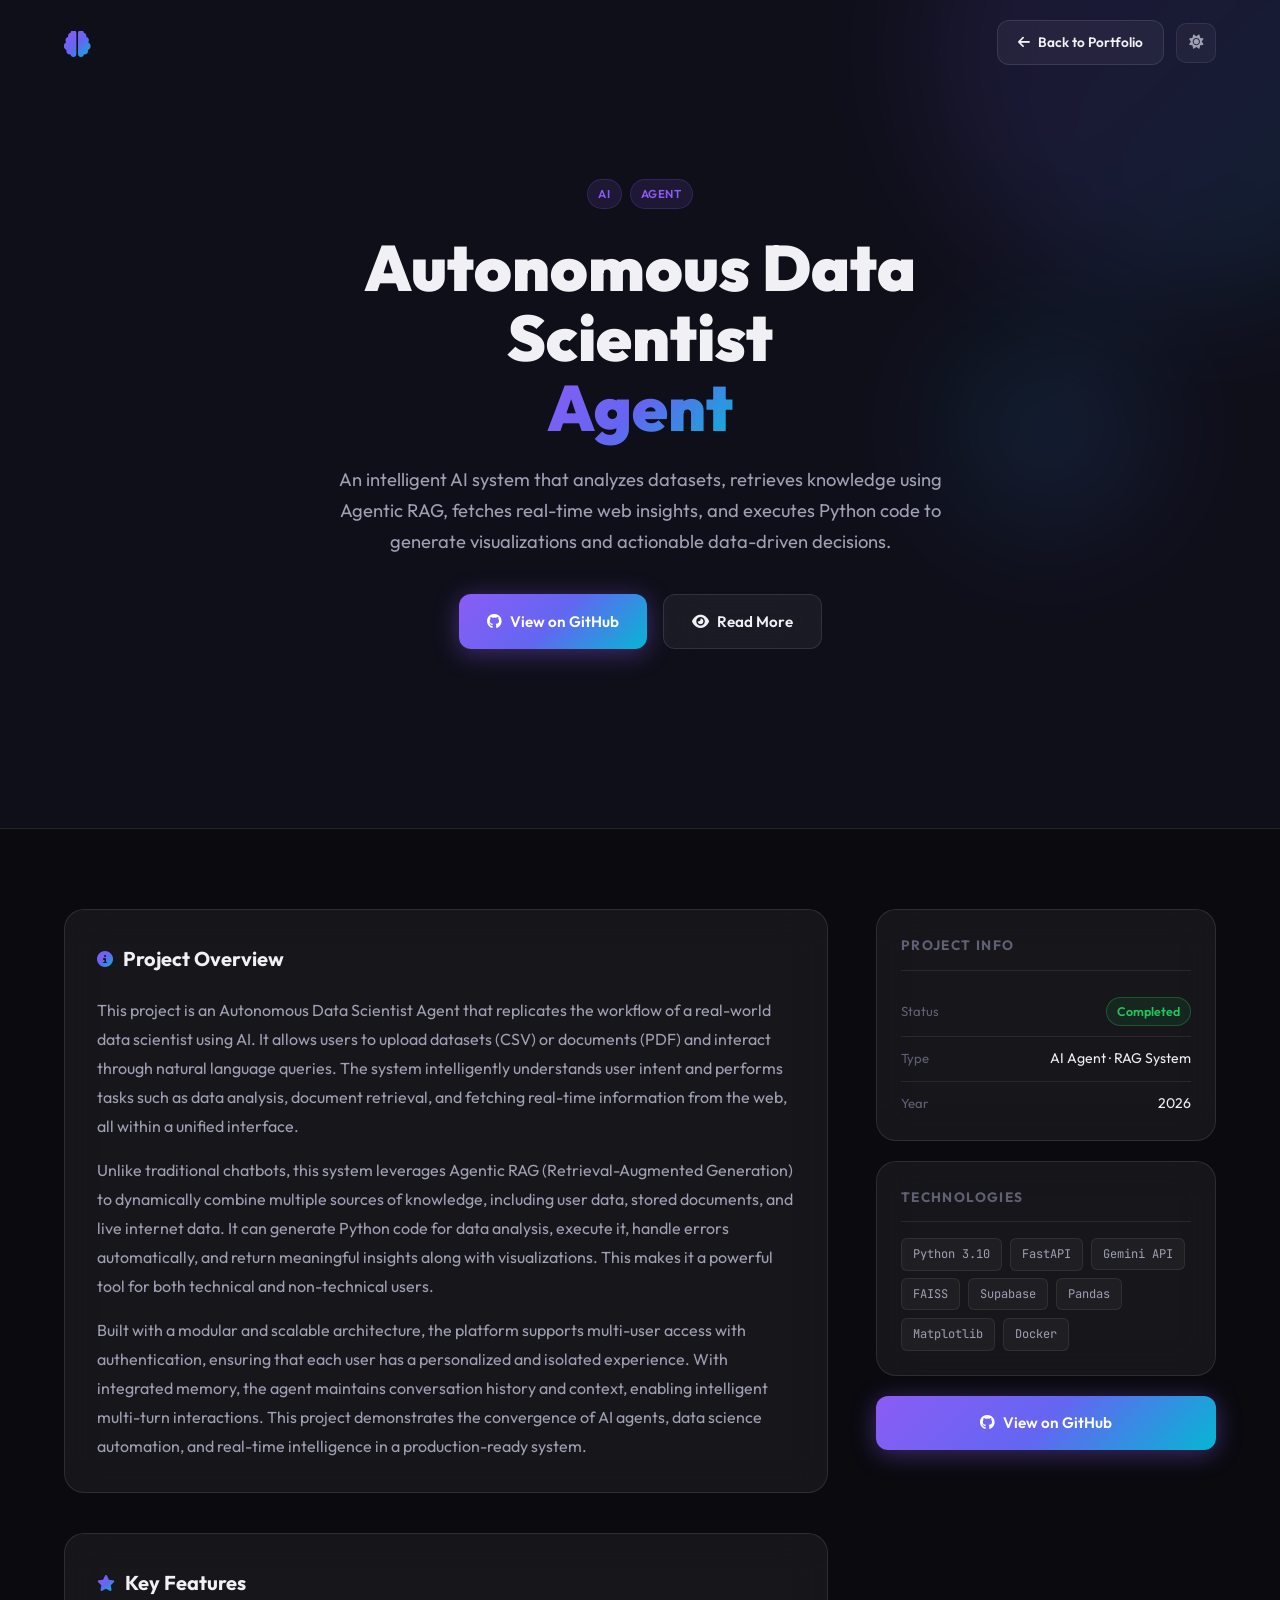
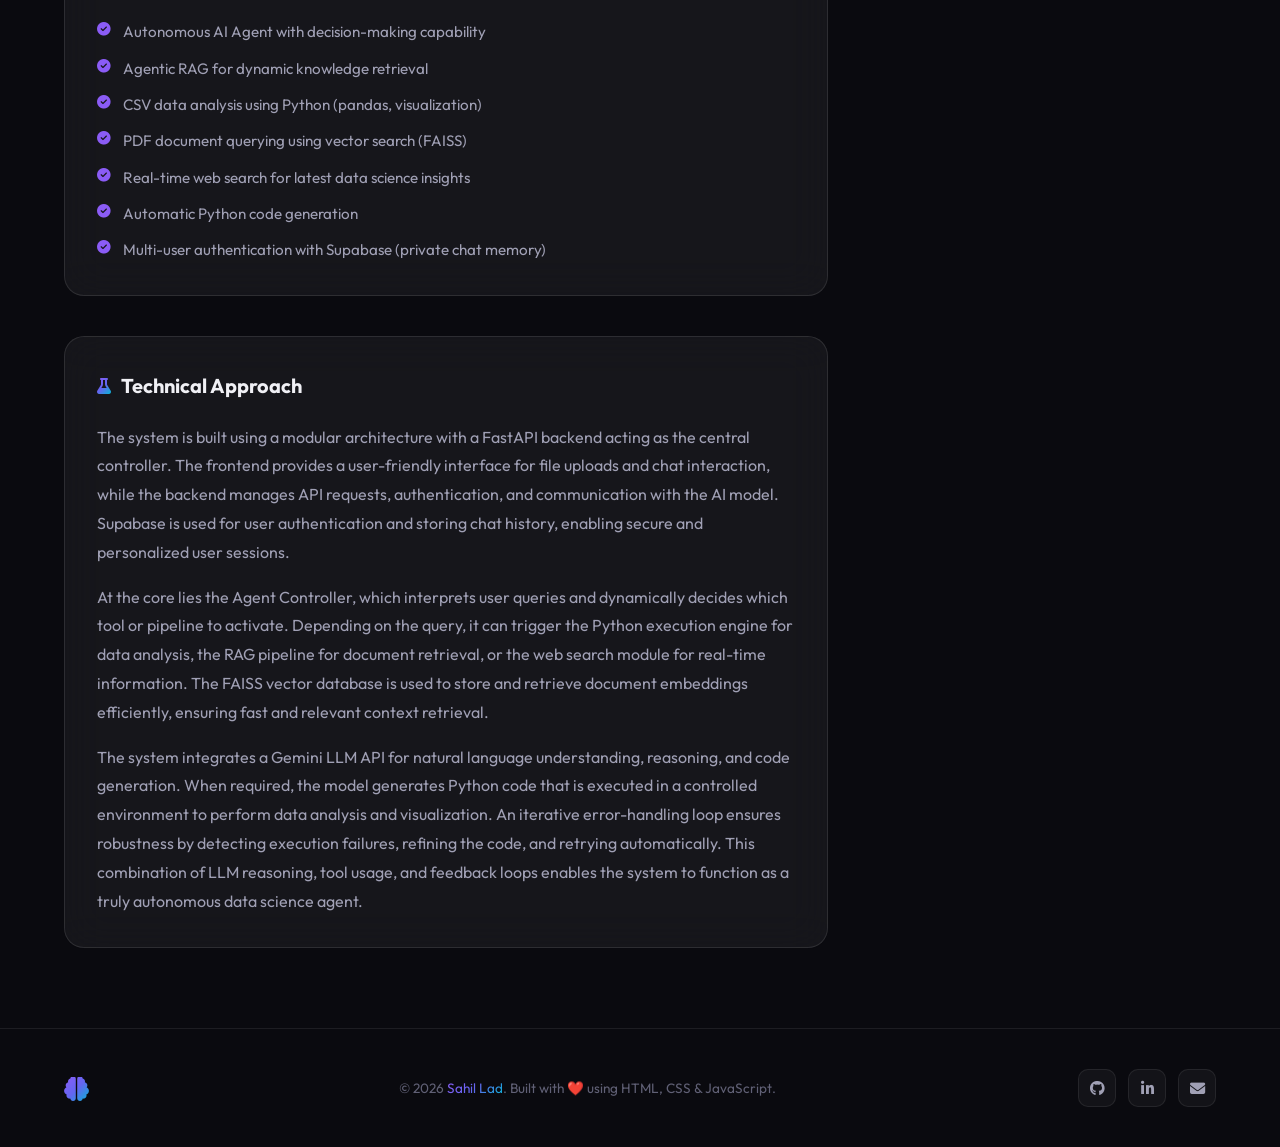
<file: projects/agentic-rag-data-analyst.html>
<!DOCTYPE html>
<html lang="en" data-theme="dark">

<head>
    <meta charset="UTF-8" />
    <meta name="viewport" content="width=device-width, initial-scale=1.0" />
    <meta name="description" content="Autonomous Data Scientist Agent – ML project by Sahil Lad" />
    <title>Autonomous Data Scientist Agent | Sahil Lad</title>
    <link rel="preconnect" href="https://fonts.googleapis.com" />
    <link rel="preconnect" href="https://fonts.gstatic.com" crossorigin />
    <link
        href="https://fonts.googleapis.com/css2?family=Outfit:wght@300;400;500;600;700;800;900&family=JetBrains+Mono:wght@400;500&display=swap"
        rel="stylesheet" />
    <link rel="stylesheet" href="https://cdnjs.cloudflare.com/ajax/libs/font-awesome/6.5.0/css/all.min.css" />
    <link rel="stylesheet" href="../style.css" />
    <link rel="stylesheet" href="project.css" />
</head>

<body>

    <!-- NAVBAR -->
    <nav id="navbar" class="navbar scrolled">
        <div class="nav-inner">
            <a href="../index.html" class="nav-logo">
                <i class="fa-solid fa-brain logo-icon"></i>
            </a>
            <div style="display:flex;align-items:center;gap:12px;">
                <a href="../index.html#projects" class="btn btn-secondary" style="padding:10px 20px;font-size:0.85rem;">
                    <i class="fa-solid fa-arrow-left"></i> Back to Portfolio
                </a>
                <button id="theme-toggle" class="theme-btn" aria-label="Toggle dark mode">
                    <i class="fa-solid fa-moon" id="theme-icon"></i>
                </button>
            </div>
        </div>
    </nav>

    <!-- PROJECT HERO -->
    <section class="proj-hero">
        <div class="floating-shapes">
            <div class="shape shape-1"></div>
            <div class="shape shape-3"></div>
        </div>
        <div class="container proj-hero-inner">
            <div class="proj-badge-row">
                <span class="tag">AI</span>
                <span class="tag">Agent</span>
            </div>
            <h1 class="proj-title">Autonomous Data Scientist <br /><span class="gradient-text">Agent</span></h1>
            <p class="proj-subtitle">
                An intelligent AI system that analyzes datasets, retrieves knowledge using
                Agentic RAG, fetches real-time web insights, and executes Python code to
                generate visualizations and actionable data-driven decisions.
            </p>
            <div class="proj-actions">
                <a href="https://github.com/sahillad05/agentic-rag-data-analyst" class="btn btn-primary"
                    target="_blank">
                    <i class="fa-brands fa-github"></i> View on GitHub
                </a>
                <a href="#overview" class="btn btn-secondary">
                    <i class="fa-solid fa-eye"></i> Read More
                </a>
            </div>
        </div>
    </section>

    <!-- CONTENT -->
    <main class="proj-content" id="overview">
        <div class="container proj-grid">

            <!-- LEFT: Main Detail -->
            <div class="proj-main">

                <!-- Overview -->
                <div class="proj-block reveal">
                    <h2 class="proj-section-title"><i class="fa-solid fa-circle-info"></i> Project Overview</h2>
                    <p>
                        This project is an Autonomous Data Scientist Agent that replicates the workflow of a real-world
                        data scientist using AI. It allows users to upload datasets (CSV) or documents (PDF) and
                        interact through natural language queries. The system intelligently understands user intent and
                        performs tasks such as data analysis, document retrieval, and fetching real-time information
                        from the web, all within a unified interface.
                    </p>
                    <p>
                        Unlike traditional chatbots, this system leverages Agentic RAG (Retrieval-Augmented Generation)
                        to dynamically combine multiple sources of knowledge, including user data, stored documents, and
                        live internet data. It can generate Python code for data analysis, execute it, handle errors
                        automatically, and return meaningful insights along with visualizations. This makes it a
                        powerful tool for both technical and non-technical users.
                    </p>
                    <p>
                        Built with a modular and scalable architecture, the platform supports multi-user access with
                        authentication, ensuring that each user has a personalized and isolated experience. With
                        integrated memory, the agent maintains conversation history and context, enabling intelligent
                        multi-turn interactions. This project demonstrates the convergence of AI agents, data science
                        automation, and real-time intelligence in a production-ready system.
                    </p>
                </div>

                <!-- Features -->
                <div class="proj-block reveal">
                    <h2 class="proj-section-title"><i class="fa-solid fa-star"></i> Key Features</h2>
                    <ul class="feature-list">
                        <li><i class="fa-solid fa-check-circle"></i> Autonomous AI Agent with decision-making capability
                        </li>
                        <li><i class="fa-solid fa-check-circle"></i>Agentic RAG for dynamic knowledge retrieval</li>
                        <li><i class="fa-solid fa-check-circle"></i> CSV data analysis using Python (pandas,
                            visualization)</li>
                        <li><i class="fa-solid fa-check-circle"></i>PDF document querying using vector search (FAISS)
                        </li>
                        <li><i class="fa-solid fa-check-circle"></i>Real-time web search for latest data science
                            insights</li>
                        <li><i class="fa-solid fa-check-circle"></i>Automatic Python code generation</li>
                        <li><i class="fa-solid fa-check-circle"></i>Multi-user authentication with Supabase (private
                            chat memory)</li>
                    </ul>
                </div>

                <!-- Description -->
                <div class="proj-block reveal">
                    <h2 class="proj-section-title"><i class="fa-solid fa-flask"></i> Technical Approach</h2>
                    <p>
                        The system is built using a modular architecture with a FastAPI backend acting as the central
                        controller. The frontend provides a user-friendly interface for file uploads and chat
                        interaction, while the backend manages API requests, authentication, and communication with the
                        AI model. Supabase is used for user authentication and storing chat history, enabling secure and
                        personalized user sessions.
                    </p>
                    <p>
                        At the core lies the Agent Controller, which interprets user queries and dynamically decides
                        which tool or pipeline to activate. Depending on the query, it can trigger the Python execution
                        engine for data analysis, the RAG pipeline for document retrieval, or the web search module for
                        real-time information. The FAISS vector database is used to store and retrieve document
                        embeddings efficiently, ensuring fast and relevant context retrieval.
                    </p>
                    <p>
                        The system integrates a Gemini LLM API for natural language understanding, reasoning, and code
                        generation. When required, the model generates Python code that is executed in a controlled
                        environment to perform data analysis and visualization. An iterative error-handling loop ensures
                        robustness by detecting execution failures, refining the code, and retrying automatically. This
                        combination of LLM reasoning, tool usage, and feedback loops enables the system to function as a
                        truly autonomous data science agent.
                    </p>
                </div>

            </div><!-- /proj-main -->

            <!-- RIGHT: Sidebar -->
            <aside class="proj-sidebar">
                <div class="sidebar-card reveal">
                    <h3 class="sidebar-title">Project Info</h3>
                    <div class="info-row"><span class="info-label">Status</span><span
                            class="badge-green">Completed</span></div>
                    <div class="info-row"><span class="info-label">Type</span><span>AI Agent · RAG System</span></div>
                    <div class="info-row"><span class="info-label">Year</span><span>2026</span></div>
                </div>

                <div class="sidebar-card reveal">
                    <h3 class="sidebar-title">Technologies</h3>
                    <div class="tech-pills">
                        <span class="tech-pill">Python 3.10</span>
                        <span class="tech-pill">FastAPI</span>
                        <span class="tech-pill">Gemini API</span>
                        <span class="tech-pill">FAISS</span>
                        <span class="tech-pill">Supabase</span>
                        <span class="tech-pill">Pandas</span>
                        <span class="tech-pill">Matplotlib</span>
                        <span class="tech-pill">Docker</span>
                    </div>
                </div>

                <a href="https://github.com/sahillad05/agentic-rag-data-analyst" class="btn btn-primary btn-full reveal"
                    target="_blank">
                    <i class="fa-brands fa-github"></i> View on GitHub
                </a>
            </aside>

        </div><!-- /proj-grid -->
    </main>

    <!-- FOOTER -->
    <footer class="footer">
        <div class="footer-inner">
            <div class="footer-logo">
                <i class="fa-solid fa-brain logo-icon"></i>
            </div>
            <p class="footer-copy">
                &copy; 2026 <span class="gradient-text">Sahil Lad</span>. Built with ❤️ using HTML, CSS & JavaScript.
            </p>
            <div class="footer-socials">
                <a href="https://github.com/sahillad05" aria-label="GitHub"><i class="fa-brands fa-github"></i></a>
                <a href="https://www.linkedin.com/in/sahil-lad-046b58271/" aria-label="LinkedIn"><i
                        class="fa-brands fa-linkedin-in"></i></a>
                <a href="https://mail.google.com/mail/?view=cm&fs=1&to=sahillad77@gmail.com" aria-label="Email"><i
                        class="fa-solid fa-envelope"></i></a>
            </div>
        </div>
    </footer>

    <script src="../script.js"></script>
</body>

</html>
</file>
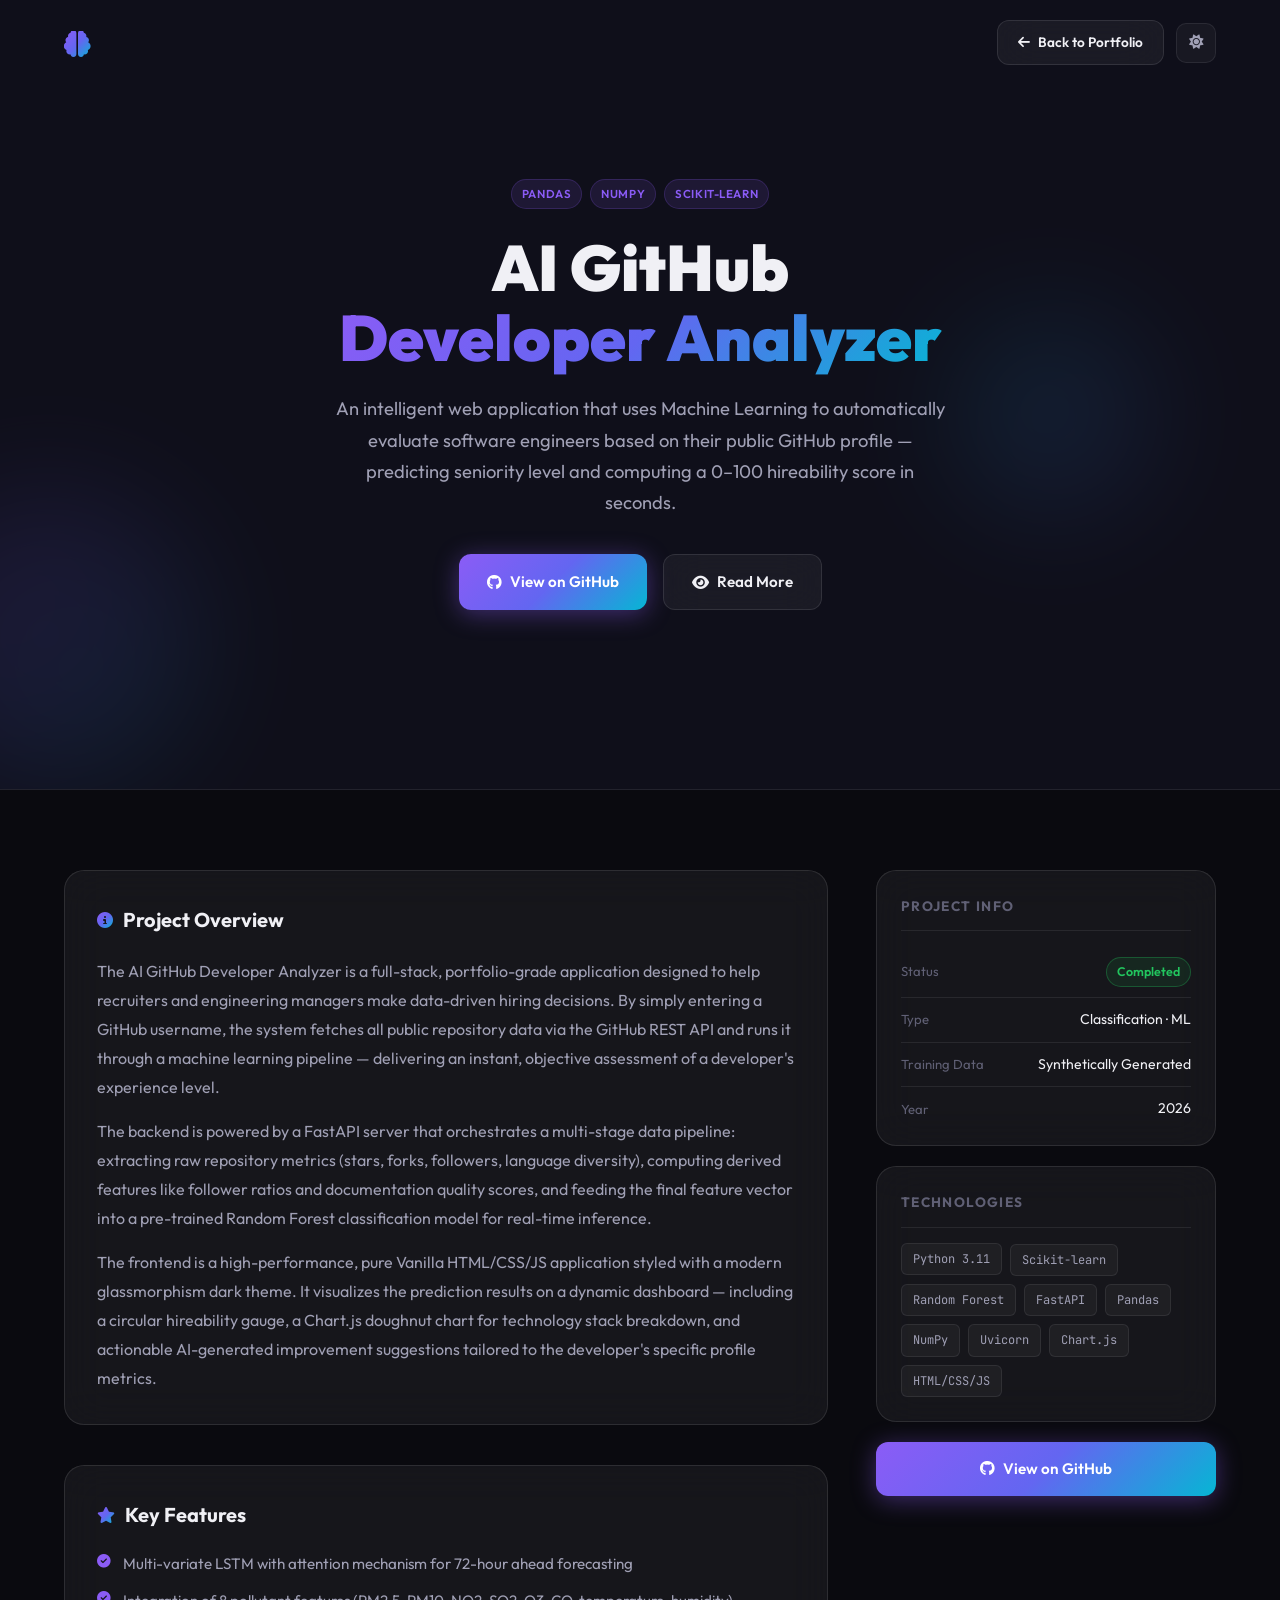
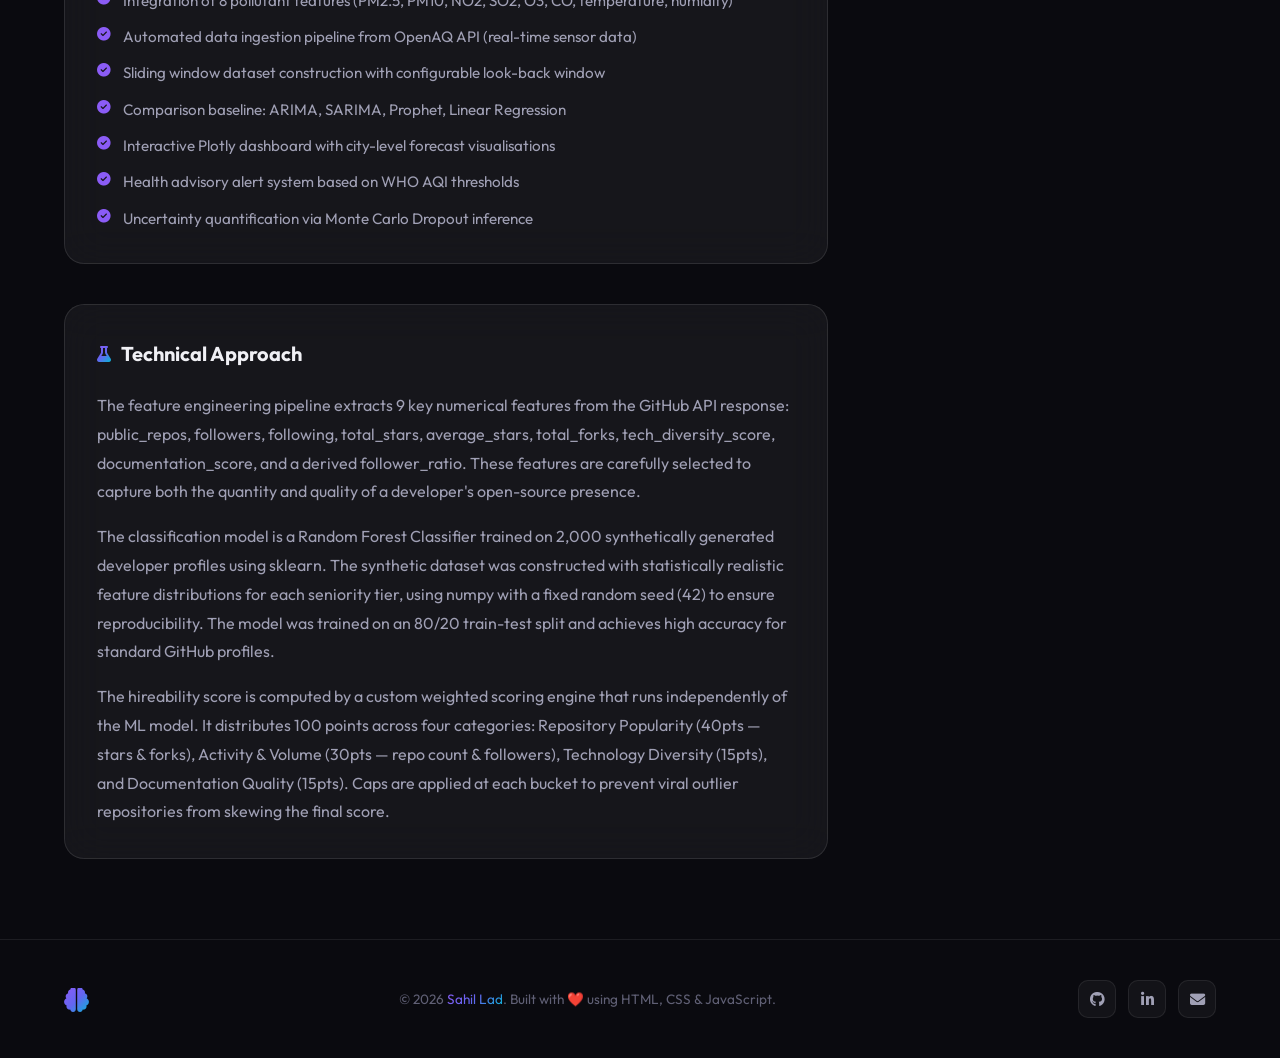
<file: projects/ai-github-developer-analyzer.html>
<!DOCTYPE html>
<html lang="en" data-theme="dark">

<head>
    <meta charset="UTF-8" />
    <meta name="viewport" content="width=device-width, initial-scale=1.0" />
    <meta name="description" content="Air Quality Forecasting System – Deep Learning project by Sahil Lad" />
    <title>AI github developer analyzer | Sahil Lad</title>
    <link rel="preconnect" href="https://fonts.googleapis.com" />
    <link rel="preconnect" href="https://fonts.gstatic.com" crossorigin />
    <link
        href="https://fonts.googleapis.com/css2?family=Outfit:wght@300;400;500;600;700;800;900&family=JetBrains+Mono:wght@400;500&display=swap"
        rel="stylesheet" />
    <link rel="stylesheet" href="https://cdnjs.cloudflare.com/ajax/libs/font-awesome/6.5.0/css/all.min.css" />
    <link rel="stylesheet" href="../style.css" />
    <link rel="stylesheet" href="project.css" />
</head>

<body>
    <nav id="navbar" class="navbar scrolled">
        <div class="nav-inner">
            <a href="../index.html" class="nav-logo">
                <i class="fa-solid fa-brain logo-icon"></i>
            </a>
            <div style="display:flex;align-items:center;gap:12px;">
                <a href="../index.html#projects" class="btn btn-secondary" style="padding:10px 20px;font-size:0.85rem;">
                    <i class="fa-solid fa-arrow-left"></i> Back to Portfolio
                </a>
                <button id="theme-toggle" class="theme-btn" aria-label="Toggle dark mode">
                    <i class="fa-solid fa-moon" id="theme-icon"></i>
                </button>
            </div>
        </div>
    </nav>

    <section class="proj-hero">
        <div class="floating-shapes">
            <div class="shape shape-2"></div>
            <div class="shape shape-3"></div>
        </div>
        <div class="container proj-hero-inner">
            <div class="proj-badge-row">
                <span class="tag">Pandas </span>
                <span class="tag">NumPy </span>
                <span class="tag">Scikit-learn</span>
            </div>
            <h1 class="proj-title">AI GitHub<br /><span class="gradient-text">Developer Analyzer</span></h1>
            <p class="proj-subtitle">
                An intelligent web application that uses Machine Learning to automatically evaluate software engineers
                based on their public GitHub profile — predicting seniority level and computing a 0–100 hireability
                score in seconds.
            </p>
            <div class="proj-actions">
                <a href="https://github.com/sahillad05/ai-github-developer-analyzer" class="btn btn-primary"
                    target="_blank">
                    <i class="fa-brands fa-github"></i> View on GitHub
                </a>
                <a href="#overview" class="btn btn-secondary">
                    <i class="fa-solid fa-eye"></i> Read More
                </a>
            </div>
        </div>
    </section>

    <main class="proj-content" id="overview">
        <div class="container proj-grid">
            <div class="proj-main">
                <div class="proj-block reveal">
                    <h2 class="proj-section-title"><i class="fa-solid fa-circle-info"></i> Project Overview</h2>
                    <p>
                        The AI GitHub Developer Analyzer is a full-stack, portfolio-grade application designed to help
                        recruiters and engineering managers make data-driven hiring decisions. By simply entering a
                        GitHub username, the system fetches all public repository data via the GitHub REST API and runs
                        it through a machine learning pipeline — delivering an instant, objective assessment of a
                        developer's experience level.
                    </p>
                    <p>
                        The backend is powered by a FastAPI server that orchestrates a multi-stage data pipeline:
                        extracting raw repository metrics (stars, forks, followers, language diversity), computing
                        derived features like follower ratios and documentation quality scores, and feeding the final
                        feature vector into a pre-trained Random Forest classification model for real-time inference.
                    </p>
                    <p>
                        The frontend is a high-performance, pure Vanilla HTML/CSS/JS application styled with a modern
                        glassmorphism dark theme. It visualizes the prediction results on a dynamic dashboard —
                        including a circular hireability gauge, a Chart.js doughnut chart for technology stack
                        breakdown, and actionable AI-generated improvement suggestions tailored to the developer's
                        specific profile metrics.
                    </p>
                </div>

                <div class="proj-block reveal">
                    <h2 class="proj-section-title"><i class="fa-solid fa-star"></i> Key Features</h2>
                    <ul class="feature-list">
                        <li><i class="fa-solid fa-check-circle"></i> Multi-variate LSTM with attention mechanism for
                            72-hour ahead forecasting</li>
                        <li><i class="fa-solid fa-check-circle"></i> Integration of 8 pollutant features (PM2.5, PM10,
                            NO2, SO2, O3, CO, temperature, humidity)</li>
                        <li><i class="fa-solid fa-check-circle"></i> Automated data ingestion pipeline from OpenAQ API
                            (real-time sensor data)</li>
                        <li><i class="fa-solid fa-check-circle"></i> Sliding window dataset construction with
                            configurable look-back window</li>
                        <li><i class="fa-solid fa-check-circle"></i> Comparison baseline: ARIMA, SARIMA, Prophet, Linear
                            Regression</li>
                        <li><i class="fa-solid fa-check-circle"></i> Interactive Plotly dashboard with city-level
                            forecast visualisations</li>
                        <li><i class="fa-solid fa-check-circle"></i> Health advisory alert system based on WHO AQI
                            thresholds</li>
                        <li><i class="fa-solid fa-check-circle"></i> Uncertainty quantification via Monte Carlo Dropout
                            inference</li>
                    </ul>
                </div>

                <div class="proj-block reveal">
                    <h2 class="proj-section-title"><i class="fa-solid fa-flask"></i> Technical Approach</h2>
                    <p>
                        The feature engineering pipeline extracts 9 key numerical features from the GitHub API response:
                        public_repos, followers, following, total_stars, average_stars, total_forks,
                        tech_diversity_score, documentation_score, and a derived follower_ratio. These features are
                        carefully selected to capture both the quantity and quality of a developer's open-source
                        presence.
                    </p>
                    <p>
                        The classification model is a Random Forest Classifier trained on 2,000 synthetically generated
                        developer profiles using sklearn. The synthetic dataset was constructed with statistically
                        realistic feature distributions for each seniority tier, using numpy with a fixed random seed
                        (42) to ensure reproducibility. The model was trained on an 80/20 train-test split and achieves
                        high accuracy for standard GitHub profiles.
                    </p>
                    <p>
                        The hireability score is computed by a custom weighted scoring engine that runs independently of
                        the ML model. It distributes 100 points across four categories: Repository Popularity (40pts —
                        stars & forks), Activity & Volume (30pts — repo count & followers), Technology Diversity
                        (15pts), and Documentation Quality (15pts). Caps are applied at each bucket to prevent viral
                        outlier repositories from skewing the final score.
                    </p>
                </div>
            </div>

            <aside class="proj-sidebar">
                <div class="sidebar-card reveal">
                    <h3 class="sidebar-title">Project Info</h3>
                    <div class="info-row"><span class="info-label">Status</span><span
                            class="badge-green">Completed</span></div>
                    <div class="info-row"><span class="info-label">Type</span><span>Classification · ML</span></div>
                    <div class="info-row"><span class="info-label">Training Data</span><span>Synthetically
                            Generated</span></div>
                    <div class="info-row"><span class="info-label">Year</span><span>2026</span></div>
                </div>

                <div class="sidebar-card reveal">
                    <h3 class="sidebar-title">Technologies</h3>
                    <div class="tech-pills">
                        <span class="tech-pill">Python 3.11</span>
                        <span class="tech-pill">Scikit-learn</span>
                        <span class="tech-pill">Random Forest</span>
                        <span class="tech-pill">FastAPI </span>
                        <span class="tech-pill">Pandas</span>
                        <span class="tech-pill">NumPy</span>
                        <span class="tech-pill">Uvicorn </span>
                        <span class="tech-pill">Chart.js</span>
                        <span class="tech-pill">HTML/CSS/JS</span>
                    </div>
                </div>

                <a href="https://github.com/sahillad05/ai-github-developer-analyzer"
                    class="btn btn-primary btn-full reveal" target="_blank">
                    <i class="fa-brands fa-github"></i> View on GitHub
                </a>
            </aside>
        </div>
    </main>

    <footer class="footer">
        <div class="footer-inner">
            <div class="footer-logo">
                <i class="fa-solid fa-brain logo-icon"></i>
            </div>
            <p class="footer-copy">
                &copy; 2026 <span class="gradient-text">Sahil Lad</span>. Built with ❤️ using HTML, CSS & JavaScript.
            </p>
            <div class="footer-socials">
                <a href="https://github.com/sahillad05" aria-label="GitHub"><i class="fa-brands fa-github"></i></a>
                <a href="https://www.linkedin.com/in/sahil-lad-046b58271/" aria-label="LinkedIn"><i
                        class="fa-brands fa-linkedin-in"></i></a>
                <a href="https://mail.google.com/mail/?view=cm&fs=1&to=sahillad77@gmail.com" aria-label="Email"><i
                        class="fa-solid fa-envelope"></i></a>
            </div>
        </div>
    </footer>

    <script src="../script.js"></script>
</body>

</html>
</file>
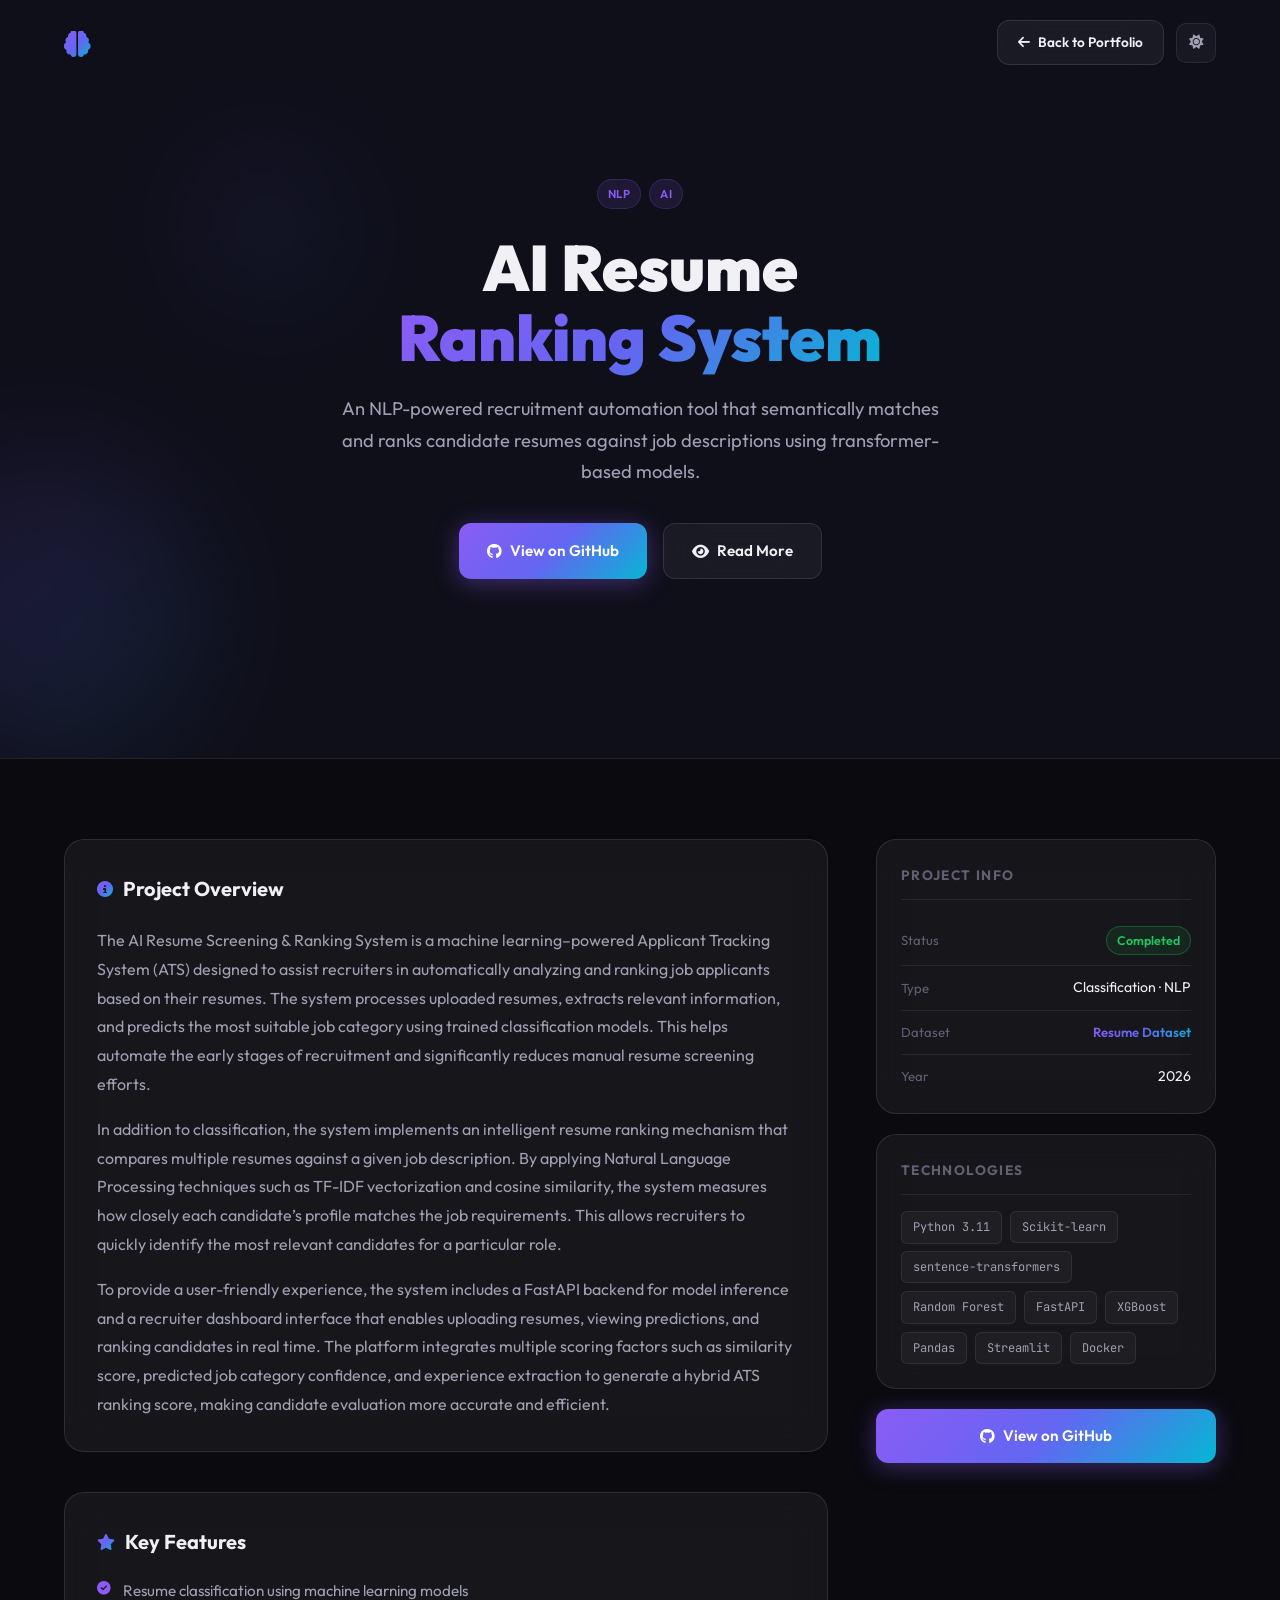
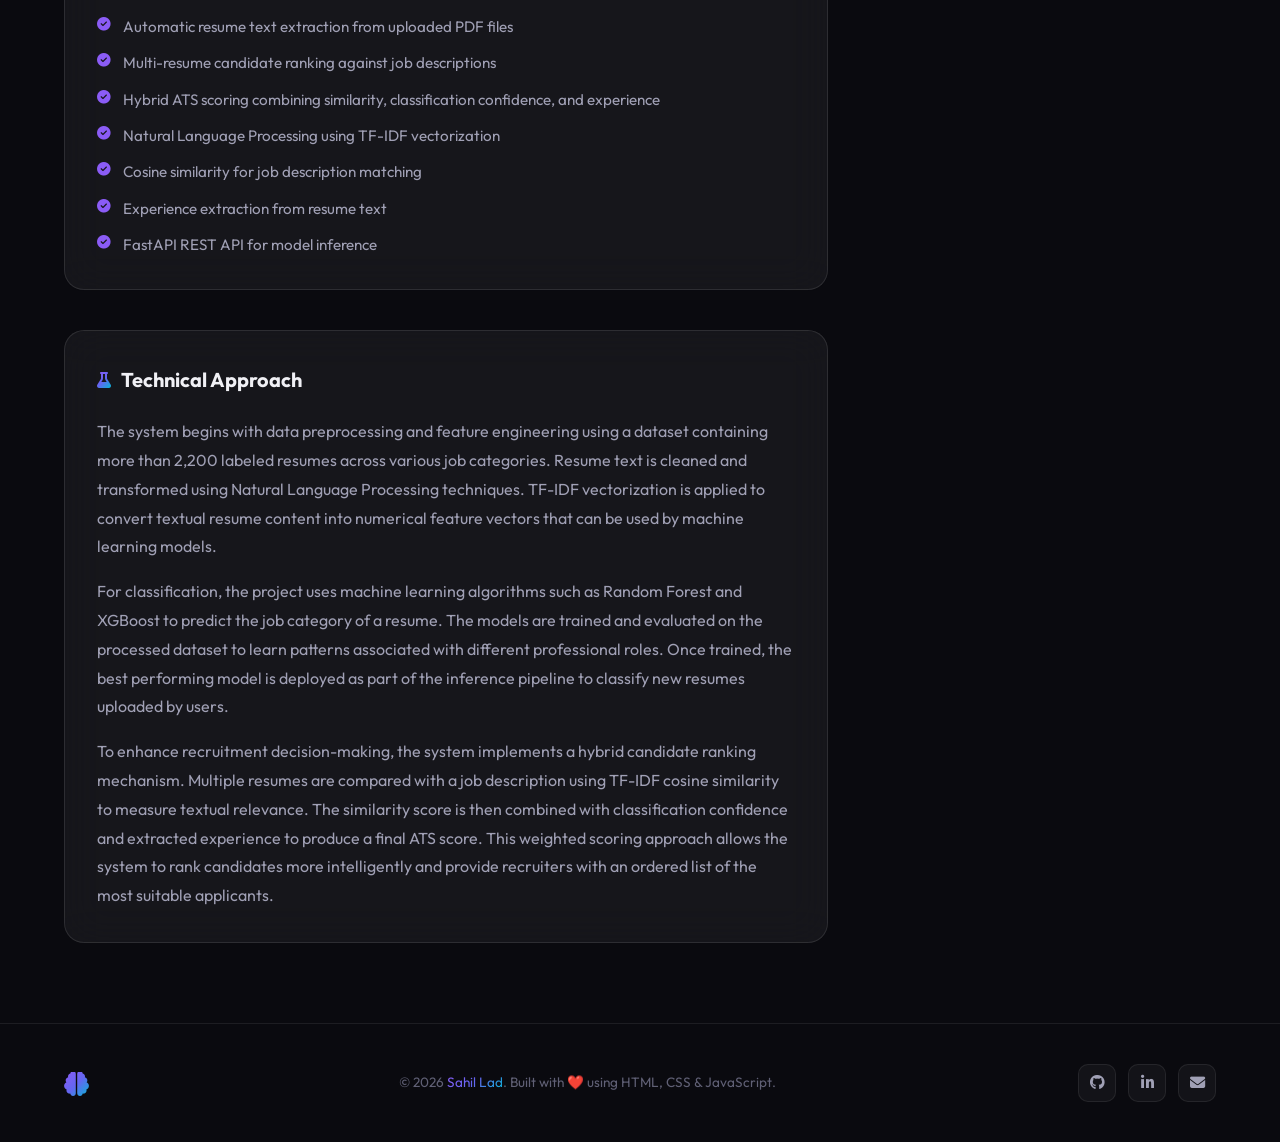
<file: projects/ai-resume-ranking.html>
<!DOCTYPE html>
<html lang="en" data-theme="dark">

<head>
    <meta charset="UTF-8" />
    <meta name="viewport" content="width=device-width, initial-scale=1.0" />
    <meta name="description" content="AI Resume Ranking System – NLP project by Sahil Lad" />
    <title>AI Resume Ranking System | Sahil Lad</title>
    <link rel="preconnect" href="https://fonts.googleapis.com" />
    <link rel="preconnect" href="https://fonts.gstatic.com" crossorigin />
    <link
        href="https://fonts.googleapis.com/css2?family=Outfit:wght@300;400;500;600;700;800;900&family=JetBrains+Mono:wght@400;500&display=swap"
        rel="stylesheet" />
    <link rel="stylesheet" href="https://cdnjs.cloudflare.com/ajax/libs/font-awesome/6.5.0/css/all.min.css" />
    <link rel="stylesheet" href="../style.css" />
    <link rel="stylesheet" href="project.css" />
</head>

<body>
    <nav id="navbar" class="navbar scrolled">
        <div class="nav-inner">
            <a href="../index.html" class="nav-logo">
                <i class="fa-solid fa-brain logo-icon"></i>
            </a>
            <div style="display:flex;align-items:center;gap:12px;">
                <a href="../index.html#projects" class="btn btn-secondary" style="padding:10px 20px;font-size:0.85rem;">
                    <i class="fa-solid fa-arrow-left"></i> Back to Portfolio
                </a>
                <button id="theme-toggle" class="theme-btn" aria-label="Toggle dark mode">
                    <i class="fa-solid fa-moon" id="theme-icon"></i>
                </button>
            </div>
        </div>
    </nav>

    <section class="proj-hero">
        <div class="floating-shapes">
            <div class="shape shape-2"></div>
            <div class="shape shape-4"></div>
        </div>
        <div class="container proj-hero-inner">
            <div class="proj-badge-row">
                <span class="tag">NLP</span>
                <span class="tag">AI</span>
            </div>
            <h1 class="proj-title">AI Resume<br /><span class="gradient-text">Ranking System</span></h1>
            <p class="proj-subtitle">
                An NLP-powered recruitment automation tool that semantically matches and ranks
                candidate resumes against job descriptions using transformer-based models.
            </p>
            <div class="proj-actions">
                <a href="https://github.com/sahillad05/ai-resume-ranking-system" class="btn btn-primary"
                    target="_blank">
                    <i class="fa-brands fa-github"></i> View on GitHub
                </a>
                <a href="#overview" class="btn btn-secondary">
                    <i class="fa-solid fa-eye"></i> Read More
                </a>
            </div>
        </div>
    </section>

    <main class="proj-content" id="overview">
        <div class="container proj-grid">
            <div class="proj-main">
                <div class="proj-block reveal">
                    <h2 class="proj-section-title"><i class="fa-solid fa-circle-info"></i> Project Overview</h2>
                    <p>
                        The AI Resume Screening & Ranking System is a machine learning–powered Applicant Tracking System
                        (ATS) designed to assist recruiters in automatically analyzing and ranking job applicants based
                        on their resumes. The system processes uploaded resumes, extracts relevant information, and
                        predicts the most suitable job category using trained classification models. This helps automate
                        the early stages of recruitment and significantly reduces manual resume screening efforts.
                    </p>
                    <p>
                        In addition to classification, the system implements an intelligent resume ranking mechanism
                        that compares multiple resumes against a given job description. By applying Natural Language
                        Processing techniques such as TF-IDF vectorization and cosine similarity, the system measures
                        how closely each candidate’s profile matches the job requirements. This allows recruiters to
                        quickly identify the most relevant candidates for a particular role.
                    </p>
                    <p>
                        To provide a user-friendly experience, the system includes a FastAPI backend for model inference
                        and a recruiter dashboard interface that enables uploading resumes, viewing predictions, and
                        ranking candidates in real time. The platform integrates multiple scoring factors such as
                        similarity score, predicted job category confidence, and experience extraction to generate a
                        hybrid ATS ranking score, making candidate evaluation more accurate and efficient.
                    </p>
                </div>

                <div class="proj-block reveal">
                    <h2 class="proj-section-title"><i class="fa-solid fa-star"></i> Key Features</h2>
                    <ul class="feature-list">
                        <li><i class="fa-solid fa-check-circle"></i> Resume classification using machine learning models
                        </li>
                        <li><i class="fa-solid fa-check-circle"></i> Automatic resume text extraction from uploaded PDF
                            files</li>
                        <li><i class="fa-solid fa-check-circle"></i> Multi-resume candidate ranking against job
                            descriptions</li>
                        <li><i class="fa-solid fa-check-circle"></i> Hybrid ATS scoring combining similarity,
                            classification confidence, and experience</li>
                        <li><i class="fa-solid fa-check-circle"></i> Natural Language Processing using TF-IDF
                            vectorization</li>
                        <li><i class="fa-solid fa-check-circle"></i> Cosine similarity for job description matching</li>
                        <li><i class="fa-solid fa-check-circle"></i> Experience extraction from resume text</li>
                        <li><i class="fa-solid fa-check-circle"></i> FastAPI REST API for model inference</li>
                    </ul>
                </div>

                <div class="proj-block reveal">
                    <h2 class="proj-section-title"><i class="fa-solid fa-flask"></i> Technical Approach</h2>
                    <p>
                        The system begins with data preprocessing and feature engineering using a dataset containing
                        more than 2,200 labeled resumes across various job categories. Resume text is cleaned and
                        transformed using Natural Language Processing techniques. TF-IDF vectorization is applied to
                        convert textual resume content into numerical feature vectors that can be used by machine
                        learning models.
                    </p>
                    <p>
                        For classification, the project uses machine learning algorithms such as Random Forest and
                        XGBoost to predict the job category of a resume. The models are trained and evaluated on the
                        processed dataset to learn patterns associated with different professional roles. Once trained,
                        the best performing model is deployed as part of the inference pipeline to classify new resumes
                        uploaded by users.
                    </p>
                    <p>
                        To enhance recruitment decision-making, the system implements a hybrid candidate ranking
                        mechanism. Multiple resumes are compared with a job description using TF-IDF cosine similarity
                        to measure textual relevance. The similarity score is then combined with classification
                        confidence and extracted experience to produce a final ATS score. This weighted scoring approach
                        allows the system to rank candidates more intelligently and provide recruiters with an ordered
                        list of the most suitable applicants.
                    </p>
                </div>
            </div>

            <aside class="proj-sidebar">
                <div class="sidebar-card reveal">
                    <h3 class="sidebar-title">Project Info</h3>
                    <div class="info-row"><span class="info-label">Status</span><span
                            class="badge-green">Completed</span></div>
                    <div class="info-row"><span class="info-label">Type</span><span>Classification · NLP</span></div>
                    <div class="info-row">
                        <span class="info-label">Dataset</span>
                        <a href="https://www.kaggle.com/datasets/gauravduttakiit/resume-dataset" target="_blank"
                            class="dataset-link">Resume Dataset</a>
                    </div>
                    <div class="info-row"><span class="info-label">Year</span><span>2026</span></div>
                </div>

                <div class="sidebar-card reveal">
                    <h3 class="sidebar-title">Technologies</h3>
                    <div class="tech-pills">
                        <span class="tech-pill">Python 3.11</span>
                        <span class="tech-pill">Scikit-learn</span>
                        <span class="tech-pill">sentence-transformers</span>
                        <span class="tech-pill">Random Forest</span>
                        <span class="tech-pill">FastAPI</span>
                        <span class="tech-pill">XGBoost</span>
                        <span class="tech-pill">Pandas</span>
                        <span class="tech-pill">Streamlit</span>
                        <span class="tech-pill">Docker</span>
                    </div>
                </div>

                <a href="https://github.com/sahillad05/ai-resume-ranking-system" class="btn btn-primary btn-full reveal"
                    target="_blank">
                    <i class="fa-brands fa-github"></i> View on GitHub
                </a>
            </aside>
        </div>
    </main>

    <footer class="footer">
        <div class="footer-inner">
            <div class="footer-logo">
                <i class="fa-solid fa-brain logo-icon"></i>
            </div>
            <p class="footer-copy">
                &copy; 2026 <span class="gradient-text">Sahil Lad</span>. Built with ❤️ using HTML, CSS & JavaScript.
            </p>
            <div class="footer-socials">
                <a href="https://github.com/sahillad05" aria-label="GitHub"><i class="fa-brands fa-github"></i></a>
                <a href="https://www.linkedin.com/in/sahil-lad-046b58271/" aria-label="LinkedIn"><i
                        class="fa-brands fa-linkedin-in"></i></a>
                <a href="https://mail.google.com/mail/?view=cm&fs=1&to=sahillad77@gmail.com" aria-label="Email"><i
                        class="fa-solid fa-envelope"></i></a>
            </div>
        </div>
    </footer>

    <script src="../script.js"></script>
</body>

</html>
</file>
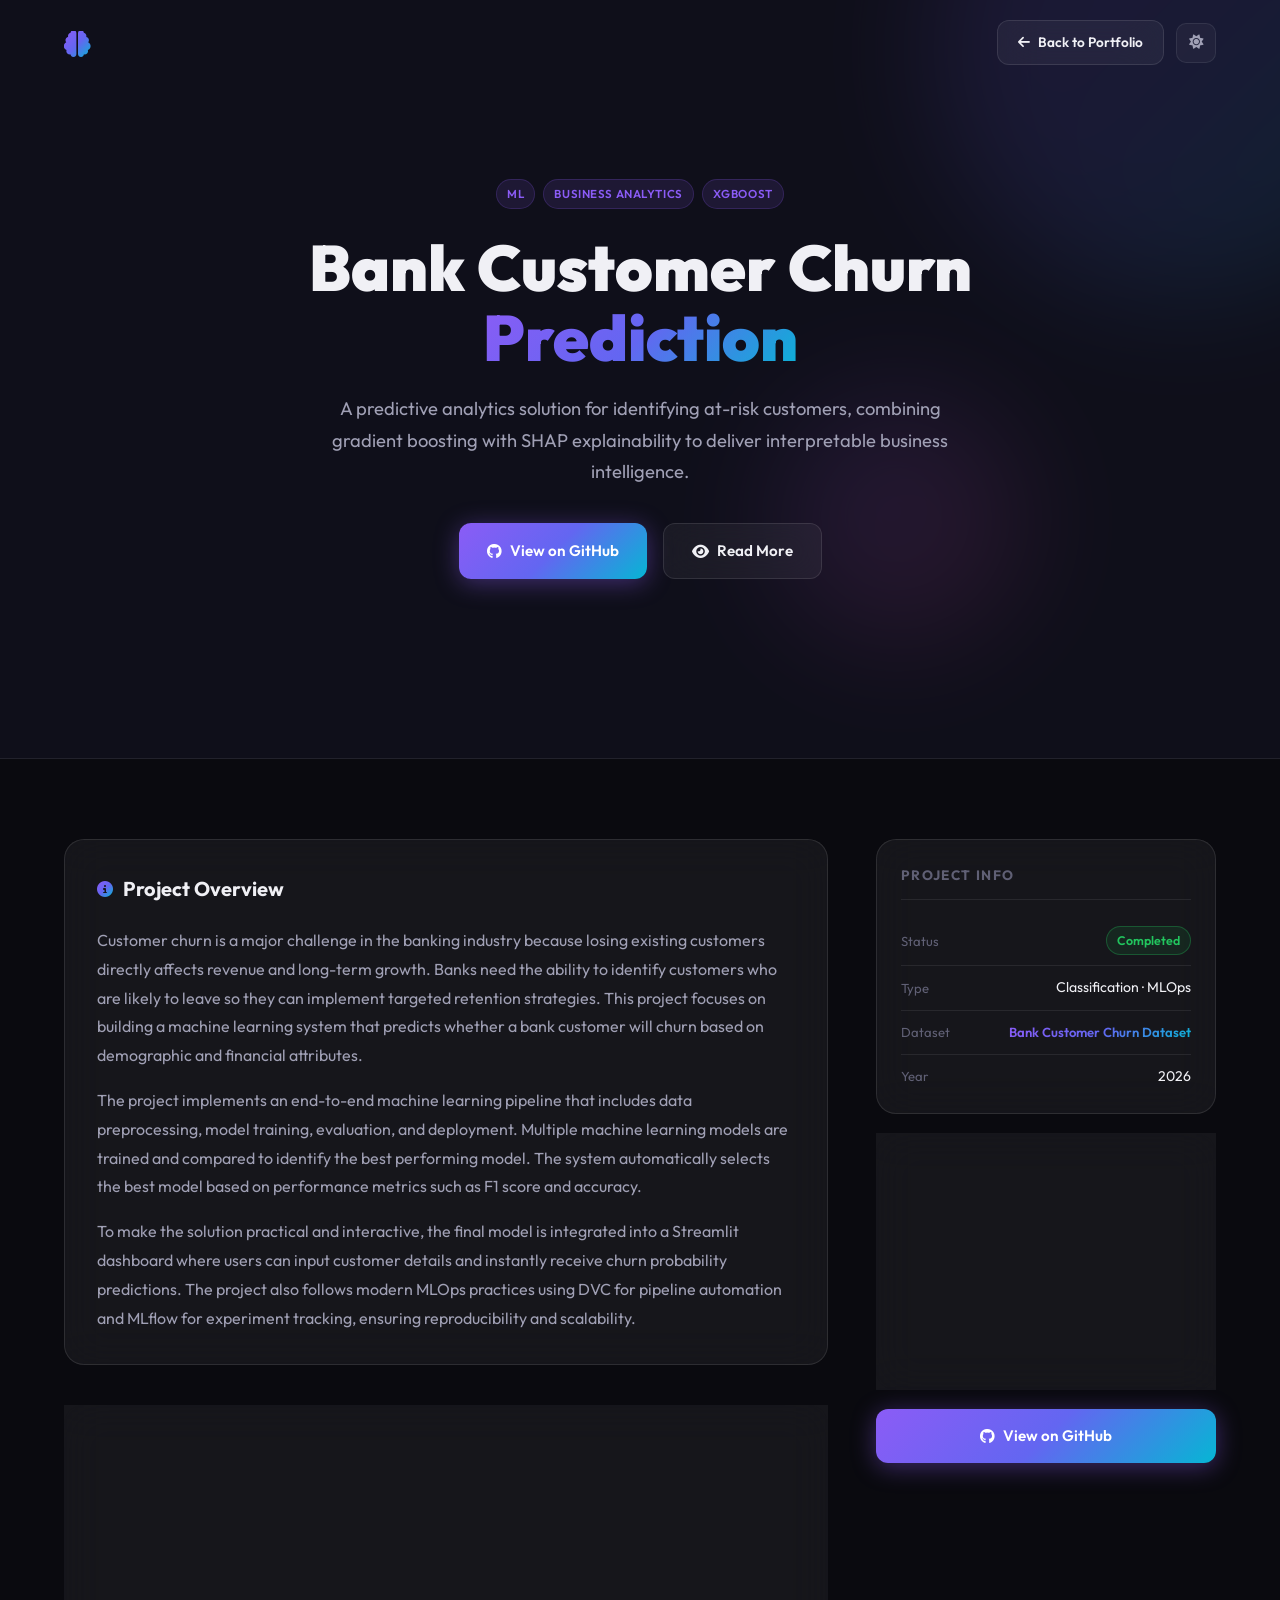
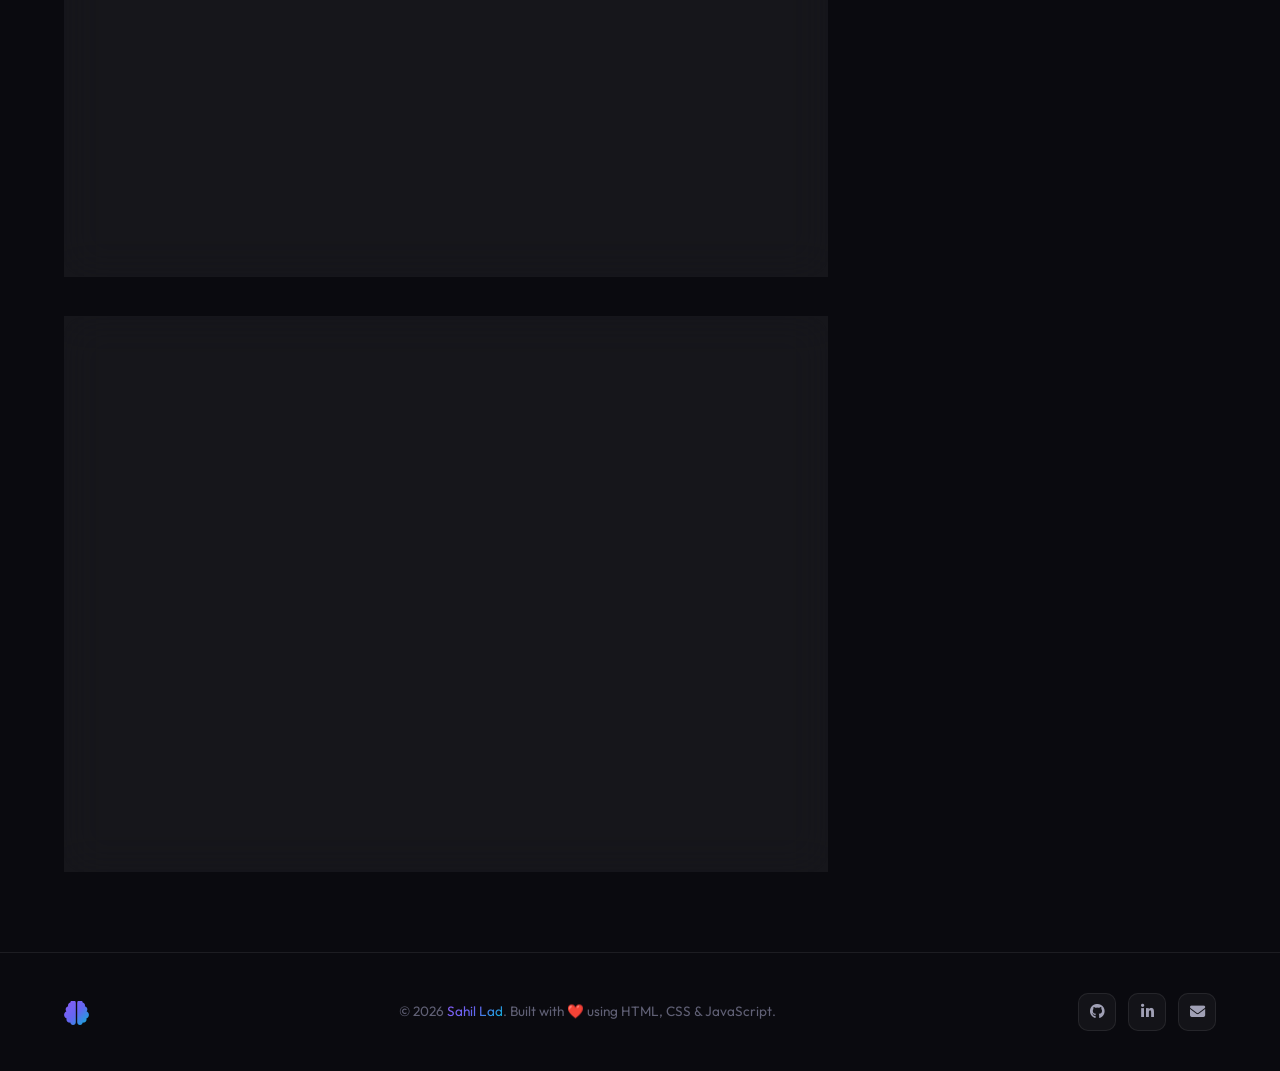
<file: projects/customer-churn.html>
<!DOCTYPE html>
<html lang="en" data-theme="dark">

<head>
    <meta charset="UTF-8" />
    <meta name="viewport" content="width=device-width, initial-scale=1.0" />
    <meta name="description" content="Customer Churn Prediction – ML project by Sahil Lad" />
    <title>Customer Churn Prediction | Sahil Lad</title>
    <link rel="preconnect" href="https://fonts.googleapis.com" />
    <link rel="preconnect" href="https://fonts.gstatic.com" crossorigin />
    <link
        href="https://fonts.googleapis.com/css2?family=Outfit:wght@300;400;500;600;700;800;900&family=JetBrains+Mono:wght@400;500&display=swap"
        rel="stylesheet" />
    <link rel="stylesheet" href="https://cdnjs.cloudflare.com/ajax/libs/font-awesome/6.5.0/css/all.min.css" />
    <link rel="stylesheet" href="../style.css" />
    <link rel="stylesheet" href="project.css" />
</head>

<body>
    <nav id="navbar" class="navbar scrolled">
        <div class="nav-inner">
            <a href="../index.html" class="nav-logo">
                <i class="fa-solid fa-brain logo-icon"></i>
            </a>
            <div style="display:flex;align-items:center;gap:12px;">
                <a href="../index.html#projects" class="btn btn-secondary" style="padding:10px 20px;font-size:0.85rem;">
                    <i class="fa-solid fa-arrow-left"></i> Back to Portfolio
                </a>
                <button id="theme-toggle" class="theme-btn" aria-label="Toggle dark mode">
                    <i class="fa-solid fa-moon" id="theme-icon"></i>
                </button>
            </div>
        </div>
    </nav>

    <section class="proj-hero">
        <div class="floating-shapes">
            <div class="shape shape-1"></div>
            <div class="shape shape-5"></div>
        </div>
        <div class="container proj-hero-inner">
            <div class="proj-badge-row">
                <span class="tag">ML</span>
                <span class="tag">Business Analytics</span>
                <span class="tag">XGBoost</span>
            </div>
            <h1 class="proj-title">Bank Customer Churn<br /><span class="gradient-text">Prediction</span></h1>
            <p class="proj-subtitle">
                A predictive analytics solution for identifying at-risk customers, combining gradient
                boosting with SHAP explainability to deliver interpretable business intelligence.
            </p>
            <div class="proj-actions">
                <a href="https://github.com/sahillad05/bank-customer-churn-mlops" class="btn btn-primary"
                    target="_blank">
                    <i class="fa-brands fa-github"></i> View on GitHub
                </a>
                <a href="#overview" class="btn btn-secondary">
                    <i class="fa-solid fa-eye"></i> Read More
                </a>
            </div>
        </div>
    </section>

    <main class="proj-content" id="overview">
        <div class="container proj-grid">
            <div class="proj-main">
                <div class="proj-block reveal">
                    <h2 class="proj-section-title"><i class="fa-solid fa-circle-info"></i> Project Overview</h2>
                    <p>
                        Customer churn is a major challenge in the banking industry because losing existing customers
                        directly affects revenue and long-term growth. Banks need the ability to identify customers who
                        are likely to leave so they can implement targeted retention strategies. This project focuses on
                        building a machine learning system that predicts whether a bank customer will churn based on
                        demographic and financial attributes.
                    </p>
                    <p>
                        The project implements an end-to-end machine learning pipeline that includes data preprocessing,
                        model training, evaluation, and deployment. Multiple machine learning models are trained and
                        compared to identify the best performing model. The system automatically selects the best model
                        based on performance metrics such as F1 score and accuracy.
                    </p>
                    <p>
                        To make the solution practical and interactive, the final model is integrated into a Streamlit
                        dashboard where users can input customer details and instantly receive churn probability
                        predictions. The project also follows modern MLOps practices using DVC for pipeline automation
                        and MLflow for experiment tracking, ensuring reproducibility and scalability.
                    </p>
                </div>

                <div class="proj-block reveal">
                    <h2 class="proj-section-title"><i class="fa-solid fa-star"></i> Key Features</h2>
                    <ul class="feature-list">
                        <li><i class="fa-solid fa-check-circle"></i> End-to-end customer churn prediction system</li>
                        <li><i class="fa-solid fa-check-circle"></i> Automated data preprocessing and feature
                            transformation</li>
                        <li><i class="fa-solid fa-check-circle"></i> Multi-model training and comparison</li>
                        <li><i class="fa-solid fa-check-circle"></i> Automatic best model selection</li>
                        <li><i class="fa-solid fa-check-circle"></i> Experiment tracking using MLflow</li>
                        <li><i class="fa-solid fa-check-circle"></i> Reproducible ML pipeline using DVC</li>
                        <li><i class="fa-solid fa-check-circle"></i> Handling of class imbalance using XGBoost weighting
                        </li>
                        <li><i class="fa-solid fa-check-circle"></i> Interactive Streamlit dashboard for real-time
                            predictions</li>
                        <li><i class="fa-solid fa-check-circle"></i> Confusion matrix and evaluation metrics
                            visualization</li>
                        <li><i class="fa-solid fa-check-circle"></i> Modular and scalable project structure</li>
                    </ul>
                </div>

                <div class="proj-block reveal">
                    <h2 class="proj-section-title"><i class="fa-solid fa-flask"></i> Technical Approach</h2>
                    <p>
                        The project begins with data preprocessing where irrelevant features such as customer
                        identifiers are removed, and categorical variables like geography and gender are encoded using
                        One-Hot Encoding. Numerical features are standardized using StandardScaler to ensure better
                        model performance. The dataset is then split into training and testing sets using stratified
                        sampling to maintain class distribution.
                    </p>
                    <p>
                        Multiple machine learning models are trained, including Logistic Regression, Random Forest, and
                        XGBoost. These models are evaluated using performance metrics such as accuracy and F1 score,
                        with a particular focus on F1 score due to the imbalanced nature of churn datasets. To improve
                        minority class detection, XGBoost is configured with a dynamically calculated scale_pos_weight
                        parameter.
                    </p>
                    <p>
                        The pipeline is automated using DVC, allowing reproducible training and evaluation workflows.
                        MLflow is used to track model experiments and compare performance across different runs. The
                        best performing model is automatically saved and deployed into a Streamlit-based user interface,
                        enabling real-time predictions based on user input.
                    </p>
                </div>
            </div>

            <aside class="proj-sidebar">
                <div class="sidebar-card reveal">
                    <h3 class="sidebar-title">Project Info</h3>
                    <div class="info-row"><span class="info-label">Status</span><span
                            class="badge-green">Completed</span></div>
                    <div class="info-row"><span class="info-label">Type</span><span>Classification · MLOps</span></div>
                    <div class="info-row">
                        <span class="info-label">Dataset</span>
                        <a href="https://www.kaggle.com/datasets/adammaus/predicting-churn-for-bank-customers"
                            target="_blank" class="dataset-link">Bank Customer Churn Dataset</a>
                    </div>
                    <div class="info-row"><span class="info-label">Year</span><span>2026</span></div>
                </div>

                <div class="sidebar-card reveal">
                    <h3 class="sidebar-title">Technologies</h3>
                    <div class="tech-pills">
                        <span class="tech-pill">Python 3.11</span>
                        <span class="tech-pill">XGBoost</span>
                        <span class="tech-pill">LightGBM</span>
                        <span class="tech-pill">Random Forest</span>
                        <span class="tech-pill">Pandas</span>
                        <span class="tech-pill">scikit-learn</span>
                        <span class="tech-pill">MLflow</span>
                        <span class="tech-pill">DVC</span>
                        <span class="tech-pill">Streamlit</span>
                        <span class="tech-pill">Docker</span>
                        <span class="tech-pill">GitHub</span>
                    </div>
                </div>

                <a href="https://github.com/sahillad05/bank-customer-churn-mlops"
                    class="btn btn-primary btn-full reveal" target="_blank">
                    <i class="fa-brands fa-github"></i> View on GitHub
                </a>
            </aside>
        </div>
    </main>

    <footer class="footer">
        <div class="footer-inner">
            <div class="footer-logo">
                <i class="fa-solid fa-brain logo-icon"></i>
            </div>
            <p class="footer-copy">
                &copy; 2026 <span class="gradient-text">Sahil Lad</span>. Built with ❤️ using HTML, CSS & JavaScript.
            </p>
            <div class="footer-socials">
                <a href="https://github.com/sahillad05" aria-label="GitHub"><i class="fa-brands fa-github"></i></a>
                <a href="https://www.linkedin.com/in/sahil-lad-046b58271/" aria-label="LinkedIn"><i
                        class="fa-brands fa-linkedin-in"></i></a>
                <a href="https://mail.google.com/mail/?view=cm&fs=1&to=sahillad77@gmail.com" aria-label="Email"><i
                        class="fa-solid fa-envelope"></i></a>
            </div>
        </div>
    </footer>

    <script src="../script.js"></script>
</body>

</html>
</file>
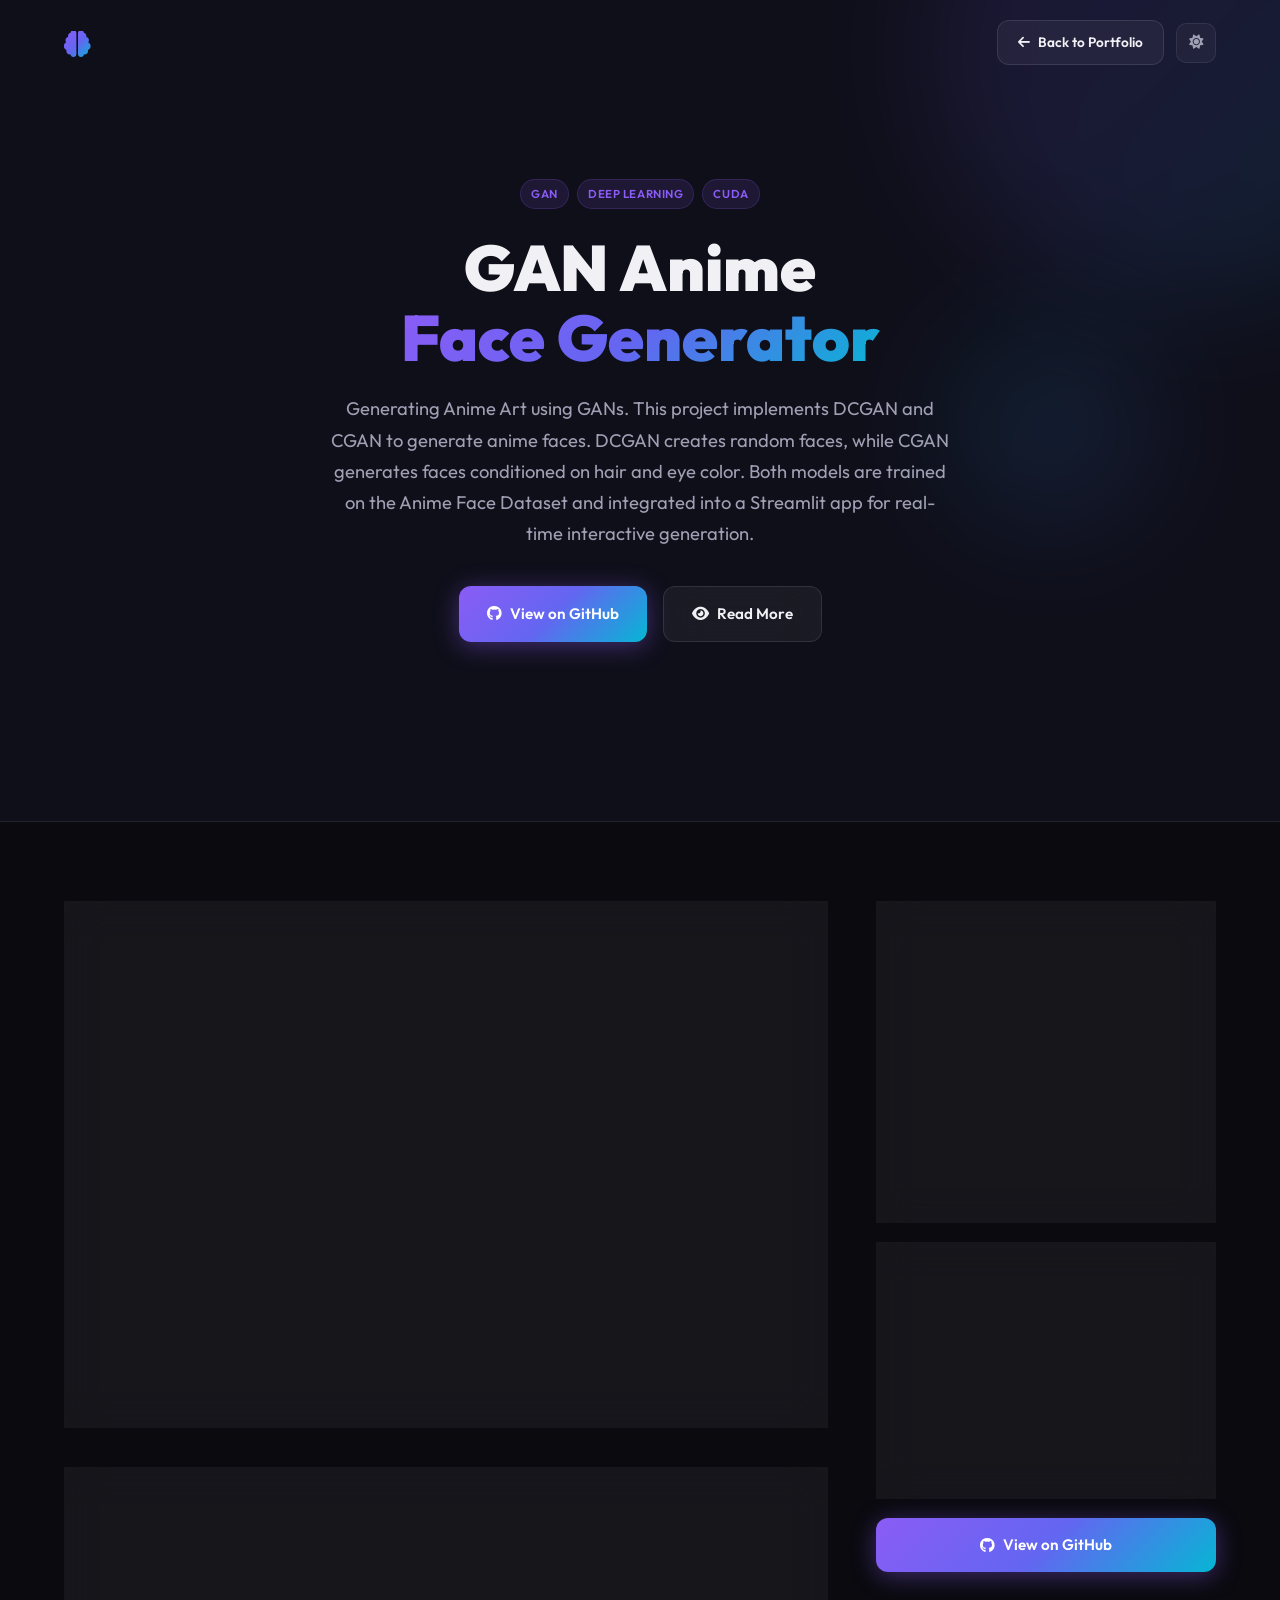
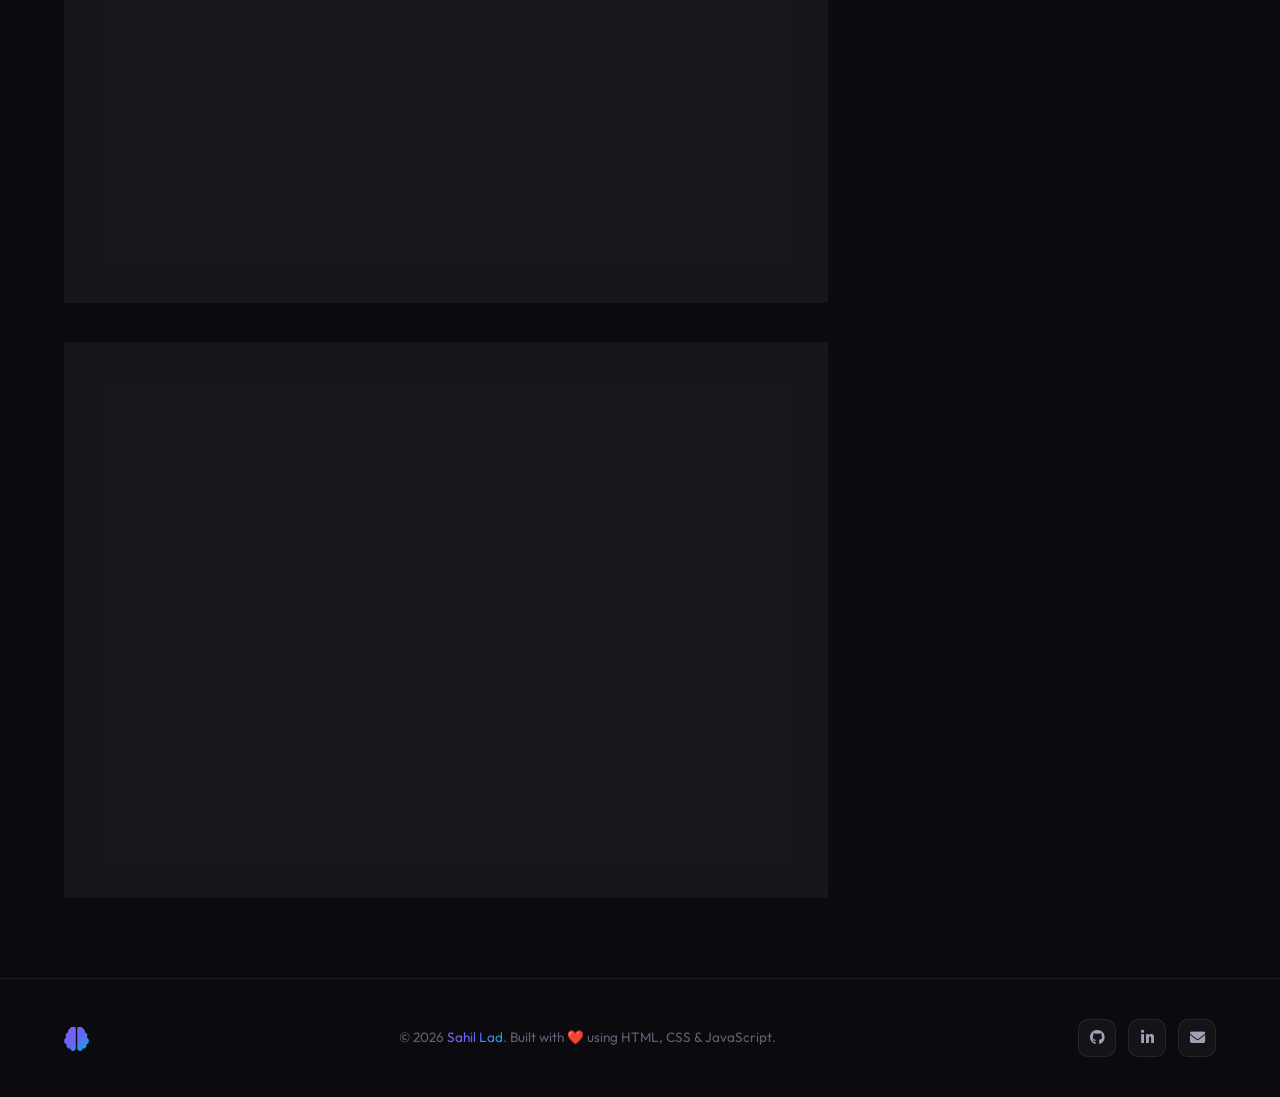
<file: projects/gan-anime-face.html>
<!DOCTYPE html>
<html lang="en" data-theme="dark">

<head>
    <meta charset="UTF-8" />
    <meta name="viewport" content="width=device-width, initial-scale=1.0" />
    <meta name="description" content="GAN Anime Face Generator – Deep Learning project by Sahil Lad" />
    <title>GAN Anime Face Generator | Sahil Lad</title>
    <link rel="preconnect" href="https://fonts.googleapis.com" />
    <link rel="preconnect" href="https://fonts.gstatic.com" crossorigin />
    <link
        href="https://fonts.googleapis.com/css2?family=Outfit:wght@300;400;500;600;700;800;900&family=JetBrains+Mono:wght@400;500&display=swap"
        rel="stylesheet" />
    <link rel="stylesheet" href="https://cdnjs.cloudflare.com/ajax/libs/font-awesome/6.5.0/css/all.min.css" />
    <link rel="stylesheet" href="../style.css" />
    <link rel="stylesheet" href="project.css" />
</head>

<body>
    <nav id="navbar" class="navbar scrolled">
        <div class="nav-inner">
            <a href="../index.html" class="nav-logo">
                <i class="fa-solid fa-brain logo-icon"></i>
            </a>
            <div style="display:flex;align-items:center;gap:12px;">
                <a href="../index.html#projects" class="btn btn-secondary" style="padding:10px 20px;font-size:0.85rem;">
                    <i class="fa-solid fa-arrow-left"></i> Back to Portfolio
                </a>
                <button id="theme-toggle" class="theme-btn" aria-label="Toggle dark mode">
                    <i class="fa-solid fa-moon" id="theme-icon"></i>
                </button>
            </div>
        </div>
    </nav>

    <section class="proj-hero">
        <div class="floating-shapes">
            <div class="shape shape-3"></div>
            <div class="shape shape-1"></div>
        </div>
        <div class="container proj-hero-inner">
            <div class="proj-badge-row">
                <span class="tag">GAN</span>
                <span class="tag">Deep Learning</span>
                <span class="tag">CUDA</span>
            </div>
            <h1 class="proj-title">GAN Anime<br /><span class="gradient-text">Face Generator</span></h1>
            <p class="proj-subtitle">
                Generating Anime Art using GANs. This project implements DCGAN and CGAN to generate anime faces.
                DCGAN creates random faces, while CGAN generates faces conditioned on hair and eye color. Both models
                are trained on the Anime Face Dataset and integrated into a Streamlit app for real-time interactive
                generation.
            </p>
            <div class="proj-actions">
                <a href="https://github.com/sahillad05/anime-art-gan" class="btn btn-primary" target="_blank">
                    <i class="fa-brands fa-github"></i> View on GitHub
                </a>
                <a href="#overview" class="btn btn-secondary">
                    <i class="fa-solid fa-eye"></i> Read More
                </a>
            </div>
        </div>
    </section>

    <main class="proj-content" id="overview">
        <div class="container proj-grid">
            <div class="proj-main">
                <div class="proj-block reveal">
                    <h2 class="proj-section-title"><i class="fa-solid fa-circle-info"></i> Project Overview</h2>
                    <p>
                        This project focuses on generating realistic images using Generative Adversarial Networks
                        (GANs). The system implements two different GAN architectures: Deep Convolutional GAN (DCGAN)
                        and Conditional GAN (CGAN) to generate images automatically. The goal of the project is to
                        explore how generative deep learning models can learn patterns from datasets and create new
                        synthetic images that resemble the original data.
                    </p>
                    <p>
                        The DCGAN model is used to generate artistic images by learning visual patterns from a dataset
                        of art-style images. The generator network learns to create new images from random noise, while
                        the discriminator network learns to distinguish between real and generated images. Through
                        adversarial training, the generator gradually improves and produces visually realistic images.
                    </p>
                    <p>
                        The CGAN model extends this concept by allowing users to control the generated output using
                        conditions. In this project, the conditions include hair color and eye color of anime
                        characters. By selecting these attributes, the model generates anime faces that match the chosen
                        features. A Streamlit-based user interface was developed to allow interactive image generation.
                    </p>
                </div>

                <div class="proj-block reveal">
                    <h2 class="proj-section-title"><i class="fa-solid fa-star"></i> Key Features</h2>
                    <ul class="feature-list">
                        <li><i class="fa-solid fa-check-circle"></i> Implementation of DCGAN for art-style image
                            generation</li>
                        <li><i class="fa-solid fa-check-circle"></i> Implementation of Conditional GAN (CGAN) for
                            controlled anime face generation</li>
                        <li><i class="fa-solid fa-check-circle"></i> Ability to generate images based on user-defined
                            attributes such as hair and eye color</li>
                        <li><i class="fa-solid fa-check-circle"></i> Interactive Streamlit web interface for generating
                            images</li>
                        <li><i class="fa-solid fa-check-circle"></i> Image generation using latent noise vectors</li>
                        <li><i class="fa-solid fa-check-circle"></i> Model training using deep convolutional neural
                            networks</li>
                        <li><i class="fa-solid fa-check-circle"></i> Support for multiple GAN models in a single
                            application</li>
                        <li><i class="fa-solid fa-check-circle"></i> Real-time image visualization within the UI</li>
                        <li><i class="fa-solid fa-check-circle"></i> Efficient model loading using Streamlit caching
                        </li>
                    </ul>
                </div>

                <div class="proj-block reveal">
                    <h2 class="proj-section-title"><i class="fa-solid fa-flask"></i> Technical Approach</h2>
                    <p>
                        The project begins with preparing the anime image dataset and extracting relevant labels such as
                        hair color and eye color from metadata. Images are resized and normalized to make them suitable
                        for deep learning training. These labels are converted into one-hot encoded condition vectors,
                        which are used by the Conditional GAN during training.
                    </p>
                    <p>
                        The DCGAN architecture consists of a generator and a discriminator built using convolutional
                        layers. The generator takes random noise as input and uses transposed convolution layers to
                        generate images. The discriminator uses convolutional layers to classify images as real or fake.
                        Both networks are trained together in an adversarial process where the generator tries to fool
                        the discriminator.
                    </p>
                    <p>
                        For the Conditional GAN, additional information (hair color and eye color) is introduced as a
                        condition vector. The generator receives both noise and condition input, enabling it to produce
                        images that match the specified attributes. A Streamlit application integrates both DCGAN and
                        CGAN models, allowing users to select the model type and generate images interactively through a
                        web interface.
                    </p>
                </div>
            </div>

            <aside class="proj-sidebar">
                <div class="sidebar-card reveal">
                    <h3 class="sidebar-title">Project Info</h3>
                    <div class="info-row"><span class="info-label">Status</span><span
                            class="badge-green">Completed</span></div>
                    <div class="info-row"><span class="info-label">Type</span><span>Generative AI · GAN</span></div>
                    <div class="info-row"><span class="info-label">FID Score</span><span class="accent">18.4</span>
                    </div>
                    <div class="info-row"><span class="info-label">Output Res</span><span>128×128 px</span></div>
                    <div class="info-row"><span class="info-label">Year</span><span>2024</span></div>
                </div>

                <div class="sidebar-card reveal">
                    <h3 class="sidebar-title">Technologies</h3>
                    <div class="tech-pills">
                        <span class="tech-pill">Python 3.10</span>
                        <span class="tech-pill">PyTorch</span>
                        <span class="tech-pill">CUDA</span>
                        <span class="tech-pill">OpenCV</span>
                        <span class="tech-pill">NumPy</span>
                        <span class="tech-pill">torchvision</span>
                        <span class="tech-pill">Weights & Biases</span>
                        <span class="tech-pill">TensorFlow</span>
                        <span class="tech-pill">Google Colab</span>
                    </div>
                </div>

                <a href="https://github.com/sahillad05/anime-art-gan" class="btn btn-primary btn-full reveal"
                    target="_blank">
                    <i class="fa-brands fa-github"></i> View on GitHub
                </a>
            </aside>
        </div>
    </main>

    <footer class="footer">
        <div class="footer-inner">
            <div class="footer-logo">
                <i class="fa-solid fa-brain logo-icon"></i>
            </div>
            <p class="footer-copy">
                &copy; 2026 <span class="gradient-text">Sahil Lad</span>. Built with ❤️ using HTML, CSS & JavaScript.
            </p>
            <div class="footer-socials">
                <a href="https://github.com/sahillad05" aria-label="GitHub"><i class="fa-brands fa-github"></i></a>
                <a href="https://www.linkedin.com/in/sahil-lad-046b58271/" aria-label="LinkedIn"><i
                        class="fa-brands fa-linkedin-in"></i></a>
                <a href="https://mail.google.com/mail/?view=cm&fs=1&to=sahillad77@gmail.com" aria-label="Email"><i
                        class="fa-solid fa-envelope"></i></a>
            </div>
        </div>
    </footer>

    <script src="../script.js"></script>
</body>

</html>
</file>
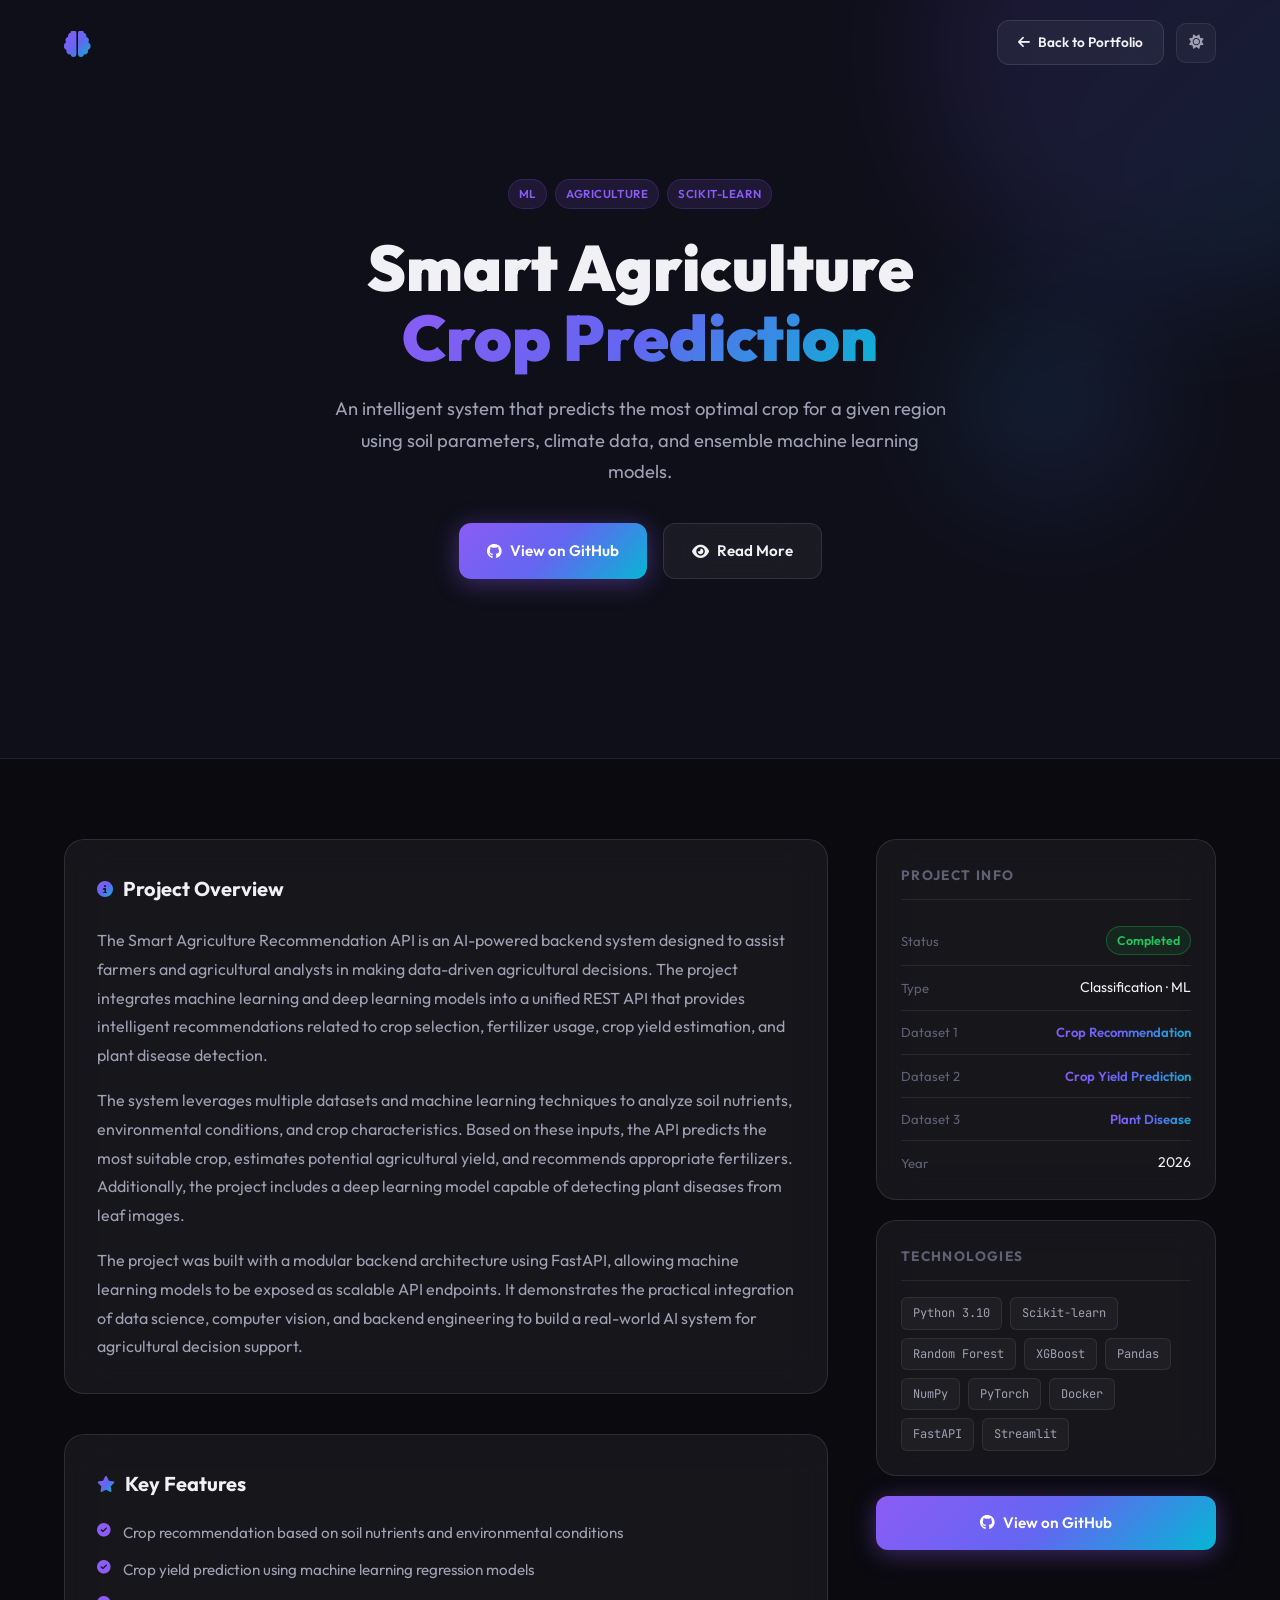
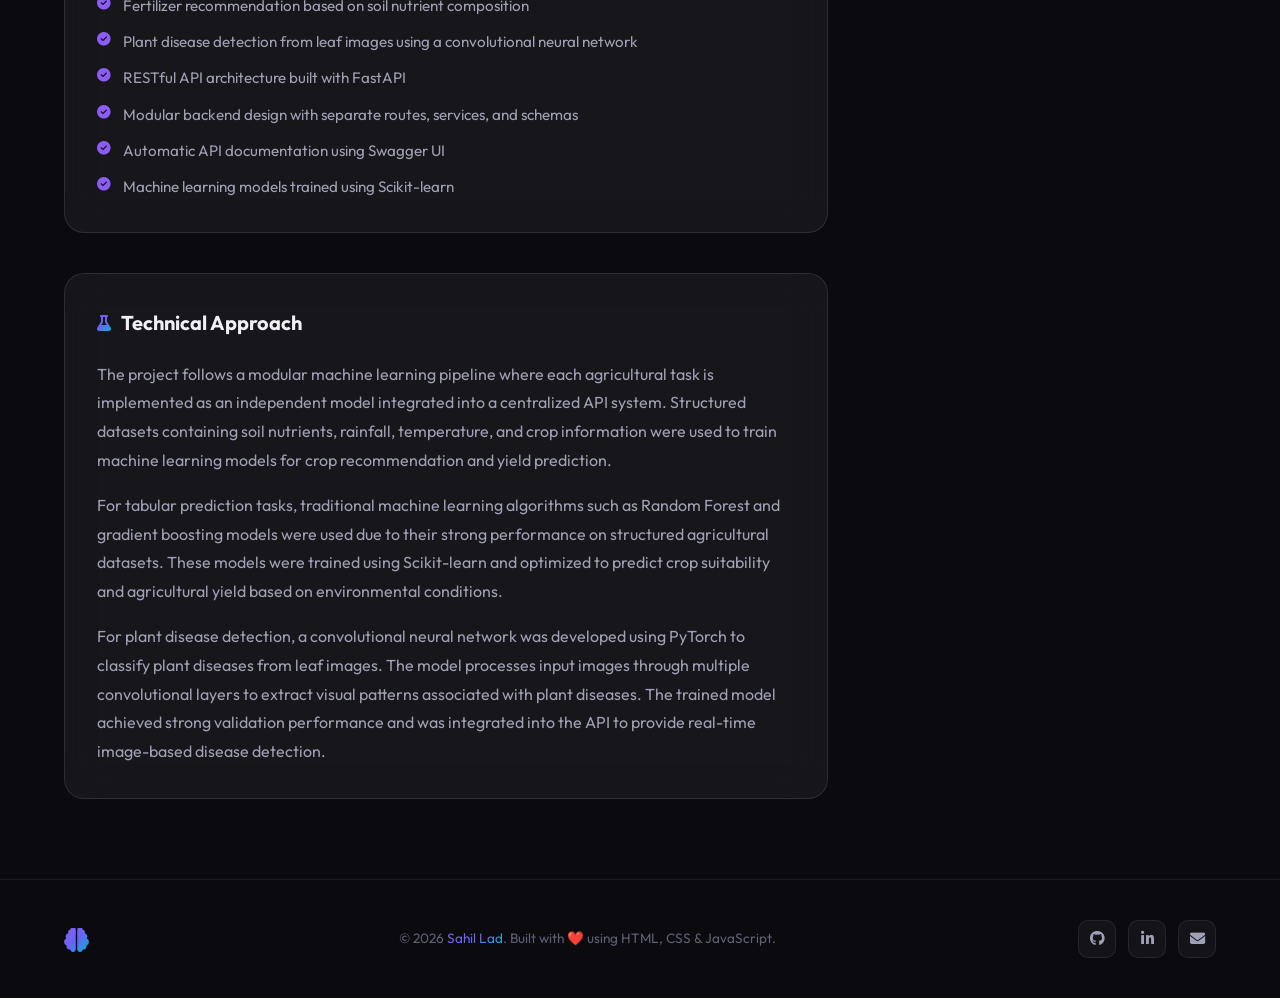
<file: projects/smart-agriculture.html>
<!DOCTYPE html>
<html lang="en" data-theme="dark">

<head>
    <meta charset="UTF-8" />
    <meta name="viewport" content="width=device-width, initial-scale=1.0" />
    <meta name="description" content="Smart Agriculture Crop Prediction – ML project by Sahil Lad" />
    <title>Smart Agriculture Crop Prediction | Sahil Lad</title>
    <link rel="preconnect" href="https://fonts.googleapis.com" />
    <link rel="preconnect" href="https://fonts.gstatic.com" crossorigin />
    <link
        href="https://fonts.googleapis.com/css2?family=Outfit:wght@300;400;500;600;700;800;900&family=JetBrains+Mono:wght@400;500&display=swap"
        rel="stylesheet" />
    <link rel="stylesheet" href="https://cdnjs.cloudflare.com/ajax/libs/font-awesome/6.5.0/css/all.min.css" />
    <link rel="stylesheet" href="../style.css" />
    <link rel="stylesheet" href="project.css" />
</head>

<body>

    <!-- NAVBAR -->
    <nav id="navbar" class="navbar scrolled">
        <div class="nav-inner">
            <a href="../index.html" class="nav-logo">
                <i class="fa-solid fa-brain logo-icon"></i>
            </a>
            <div style="display:flex;align-items:center;gap:12px;">
                <a href="../index.html#projects" class="btn btn-secondary" style="padding:10px 20px;font-size:0.85rem;">
                    <i class="fa-solid fa-arrow-left"></i> Back to Portfolio
                </a>
                <button id="theme-toggle" class="theme-btn" aria-label="Toggle dark mode">
                    <i class="fa-solid fa-moon" id="theme-icon"></i>
                </button>
            </div>
        </div>
    </nav>

    <!-- PROJECT HERO -->
    <section class="proj-hero">
        <div class="floating-shapes">
            <div class="shape shape-1"></div>
            <div class="shape shape-3"></div>
        </div>
        <div class="container proj-hero-inner">
            <div class="proj-badge-row">
                <span class="tag">ML</span>
                <span class="tag">Agriculture</span>
                <span class="tag">Scikit-learn</span>
            </div>
            <h1 class="proj-title">Smart Agriculture<br /><span class="gradient-text">Crop Prediction</span></h1>
            <p class="proj-subtitle">
                An intelligent system that predicts the most optimal crop for a given region
                using soil parameters, climate data, and ensemble machine learning models.
            </p>
            <div class="proj-actions">
                <a href="https://github.com/sahillad05/smart-agriculture-api" class="btn btn-primary" target="_blank">
                    <i class="fa-brands fa-github"></i> View on GitHub
                </a>
                <a href="#overview" class="btn btn-secondary">
                    <i class="fa-solid fa-eye"></i> Read More
                </a>
            </div>
        </div>
    </section>

    <!-- CONTENT -->
    <main class="proj-content" id="overview">
        <div class="container proj-grid">

            <!-- LEFT: Main Detail -->
            <div class="proj-main">

                <!-- Overview -->
                <div class="proj-block reveal">
                    <h2 class="proj-section-title"><i class="fa-solid fa-circle-info"></i> Project Overview</h2>
                    <p>
                        The Smart Agriculture Recommendation API is an AI-powered backend system designed to assist
                        farmers and agricultural analysts in making data-driven agricultural decisions. The project
                        integrates machine learning and deep learning models into a unified REST API that provides
                        intelligent recommendations related to crop selection, fertilizer usage, crop yield estimation,
                        and plant disease detection.
                    </p>
                    <p>
                        The system leverages multiple datasets and machine learning techniques to analyze soil
                        nutrients, environmental conditions, and crop characteristics. Based on these inputs, the API
                        predicts the most suitable crop, estimates potential agricultural yield, and recommends
                        appropriate fertilizers. Additionally, the project includes a deep learning model capable of
                        detecting plant diseases from leaf images.
                    </p>
                    <p>
                        The project was built with a modular backend architecture using FastAPI, allowing machine
                        learning models to be exposed as scalable API endpoints. It demonstrates the practical
                        integration of data science, computer vision, and backend engineering to build a real-world AI
                        system for agricultural decision support.
                    </p>
                </div>

                <!-- Features -->
                <div class="proj-block reveal">
                    <h2 class="proj-section-title"><i class="fa-solid fa-star"></i> Key Features</h2>
                    <ul class="feature-list">
                        <li><i class="fa-solid fa-check-circle"></i> Crop recommendation based on soil nutrients and
                            environmental conditions</li>
                        <li><i class="fa-solid fa-check-circle"></i> Crop yield prediction using machine learning
                            regression models</li>
                        <li><i class="fa-solid fa-check-circle"></i> Fertilizer recommendation based on soil nutrient
                            composition</li>
                        <li><i class="fa-solid fa-check-circle"></i> Plant disease detection from leaf images using a
                            convolutional neural network</li>
                        <li><i class="fa-solid fa-check-circle"></i> RESTful API architecture built with FastAPI</li>
                        <li><i class="fa-solid fa-check-circle"></i> Modular backend design with separate routes,
                            services, and schemas</li>
                        <li><i class="fa-solid fa-check-circle"></i> Automatic API documentation using Swagger UI</li>
                        <li><i class="fa-solid fa-check-circle"></i> Machine learning models trained using Scikit-learn
                        </li>
                    </ul>
                </div>

                <!-- Description -->
                <div class="proj-block reveal">
                    <h2 class="proj-section-title"><i class="fa-solid fa-flask"></i> Technical Approach</h2>
                    <p>
                        The project follows a modular machine learning pipeline where each agricultural task is
                        implemented as an independent model integrated into a centralized API system. Structured
                        datasets containing soil nutrients, rainfall, temperature, and crop information were used to
                        train machine learning models for crop recommendation and yield prediction.
                    </p>
                    <p>
                        For tabular prediction tasks, traditional machine learning algorithms such as Random Forest and
                        gradient boosting models were used due to their strong performance on structured agricultural
                        datasets. These models were trained using Scikit-learn and optimized to predict crop suitability
                        and agricultural yield based on environmental conditions.
                    </p>
                    <p>
                        For plant disease detection, a convolutional neural network was developed using PyTorch to
                        classify plant diseases from leaf images. The model processes input images through multiple
                        convolutional layers to extract visual patterns associated with plant diseases. The trained
                        model achieved strong validation performance and was integrated into the API to provide
                        real-time image-based disease detection.
                    </p>
                </div>

            </div><!-- /proj-main -->

            <!-- RIGHT: Sidebar -->
            <aside class="proj-sidebar">
                <div class="sidebar-card reveal">
                    <h3 class="sidebar-title">Project Info</h3>
                    <div class="info-row"><span class="info-label">Status</span><span
                            class="badge-green">Completed</span></div>
                    <div class="info-row"><span class="info-label">Type</span><span>Classification · ML</span></div>
                    <div class="info-row">
                        <span class="info-label">Dataset 1</span>
                        <a href="https://www.kaggle.com/datasets/atharvaingle/crop-recommendation-dataset"
                            target="_blank" class="dataset-link">Crop Recommendation</a>
                    </div>
                    <div class="info-row">
                        <span class="info-label">Dataset 2</span>
                        <a href="https://www.kaggle.com/datasets/patelris/crop-yield-prediction-dataset" target="_blank"
                            class="dataset-link">Crop Yield Prediction</a>
                    </div>
                    <div class="info-row">
                        <span class="info-label">Dataset 3</span>
                        <a href="https://www.kaggle.com/datasets/vipoooool/new-plant-diseases-dataset" target="_blank"
                            class="dataset-link">Plant Disease</a>
                    </div>
                    <div class="info-row"><span class="info-label">Year</span><span>2026</span></div>
                </div>

                <div class="sidebar-card reveal">
                    <h3 class="sidebar-title">Technologies</h3>
                    <div class="tech-pills">
                        <span class="tech-pill">Python 3.10</span>
                        <span class="tech-pill">Scikit-learn</span>
                        <span class="tech-pill">Random Forest</span>
                        <span class="tech-pill">XGBoost</span>
                        <span class="tech-pill">Pandas</span>
                        <span class="tech-pill">NumPy</span>
                        <span class="tech-pill">PyTorch</span>
                        <span class="tech-pill">Docker</span>
                        <span class="tech-pill">FastAPI</span>
                        <span class="tech-pill">Streamlit</span>

                    </div>
                </div>

                <a href="https://github.com/sahillad05/smart-agriculture-api" class="btn btn-primary btn-full reveal"
                    target="_blank">
                    <i class="fa-brands fa-github"></i> View on GitHub
                </a>
            </aside>

        </div><!-- /proj-grid -->
    </main>

    <!-- FOOTER -->
    <footer class="footer">
        <div class="footer-inner">
            <div class="footer-logo">
                <i class="fa-solid fa-brain logo-icon"></i>
            </div>
            <p class="footer-copy">
                &copy; 2026 <span class="gradient-text">Sahil Lad</span>. Built with ❤️ using HTML, CSS & JavaScript.
            </p>
            <div class="footer-socials">
                <a href="https://github.com/sahillad05" aria-label="GitHub"><i class="fa-brands fa-github"></i></a>
                <a href="https://www.linkedin.com/in/sahil-lad-046b58271/" aria-label="LinkedIn"><i
                        class="fa-brands fa-linkedin-in"></i></a>
                <a href="https://mail.google.com/mail/?view=cm&fs=1&to=sahillad77@gmail.com" aria-label="Email"><i
                        class="fa-solid fa-envelope"></i></a>
            </div>
        </div>
    </footer>

    <script src="../script.js"></script>
</body>

</html>
</file>
<file: style.css>
/* ═══════════════════════════════════════════════════════════
   SAHIL LAD PORTFOLIO — style.css
   Modern 3D Portfolio with Glassmorphism & Dark Mode
═══════════════════════════════════════════════════════════ */

/* ─── CSS CUSTOM PROPERTIES ─────────────────────────────── */
:root {
  /* Colors – Dark Mode (default) */
  --bg-primary: #0a0a0f;
  --bg-secondary: #0f0f1a;
  --bg-card: rgba(255, 255, 255, 0.04);
  --bg-card-hover: rgba(255, 255, 255, 0.08);
  --border: rgba(255, 255, 255, 0.08);
  --border-hover: rgba(139, 92, 246, 0.4);

  --text-primary: #f0f0f5;
  --text-secondary: #a0a0b5;
  --text-muted: #606075;

  /* Brand Gradient */
  --grad-start: #8b5cf6;
  --grad-mid: #6366f1;
  --grad-end: #06b6d4;
  --gradient: linear-gradient(135deg, var(--grad-start), var(--grad-mid), var(--grad-end));
  --gradient-subtle: linear-gradient(135deg, rgba(139, 92, 246, 0.15), rgba(6, 182, 212, 0.15));

  /* Glassmorphism */
  --glass-bg: rgba(255, 255, 255, 0.05);
  --glass-border: rgba(255, 255, 255, 0.1);
  --blur: blur(20px);

  /* Shadows */
  --shadow-sm: 0 4px 16px rgba(0, 0, 0, 0.3);
  --shadow-md: 0 8px 32px rgba(0, 0, 0, 0.4);
  --shadow-lg: 0 16px 64px rgba(0, 0, 0, 0.5);
  --shadow-glow: 0 0 40px rgba(139, 92, 246, 0.25);

  /* Typography */
  --font-main: 'Outfit', sans-serif;
  --font-mono: 'JetBrains Mono', monospace;

  /* Spacing */
  --section-py: 100px;
  --container: 1200px;

  /* Transitions */
  --ease: cubic-bezier(0.4, 0, 0.2, 1);
  --ease-out: cubic-bezier(0, 0, 0.2, 1);
  --duration: 300ms;
}

/* Light Mode */
[data-theme="light"] {
  --bg-primary: #f5f5ff;
  --bg-secondary: #ebebfa;
  --bg-card: rgba(255, 255, 255, 0.75);
  --bg-card-hover: rgba(255, 255, 255, 0.95);
  --border: rgba(0, 0, 0, 0.08);
  --border-hover: rgba(139, 92, 246, 0.5);
  --text-primary: #1a1a2e;
  --text-secondary: #4a4a6a;
  --text-muted: #8080a0;
  --glass-bg: rgba(255, 255, 255, 0.6);
  --glass-border: rgba(255, 255, 255, 0.8);
  --shadow-sm: 0 4px 16px rgba(100, 100, 200, 0.1);
  --shadow-md: 0 8px 32px rgba(100, 100, 200, 0.15);
  --shadow-glow: 0 0 40px rgba(139, 92, 246, 0.15);
}

/* ─── RESET & BASE ───────────────────────────────────────── */
*,
*::before,
*::after {
  box-sizing: border-box;
  margin: 0;
  padding: 0;
}

html {
  scroll-behavior: smooth;
  font-size: 16px;
}

body {
  font-family: var(--font-main);
  background-color: var(--bg-primary);
  color: var(--text-primary);
  line-height: 1.7;
  overflow-x: hidden;
  transition: background-color 0.4s var(--ease), color 0.4s var(--ease);
}

a {
  color: inherit;
  text-decoration: none;
}

img {
  max-width: 100%;
  height: auto;
  display: block;
}

button {
  cursor: pointer;
  border: none;
  background: none;
  font-family: inherit;
}

ul {
  list-style: none;
}

/* ─── UTILITIES ──────────────────────────────────────────── */
.container {
  max-width: var(--container);
  margin: 0 auto;
  padding: 0 24px;
}

.gradient-text {
  background: var(--gradient);
  -webkit-background-clip: text;
  -webkit-text-fill-color: transparent;
  background-clip: text;
}

.section {
  padding: var(--section-py) 0;
  position: relative;
}

/* ─── LOADER ─────────────────────────────────────────────── */
.loader {
  position: fixed;
  inset: 0;
  z-index: 9999;
  background: var(--bg-primary);
  display: flex;
  align-items: center;
  justify-content: center;
  transition: opacity 0.6s var(--ease), visibility 0.6s;
}

.loader.hidden {
  opacity: 0;
  visibility: hidden;
  pointer-events: none;
}

.loader-inner {
  position: relative;
  width: 80px;
  height: 80px;
  display: flex;
  align-items: center;
  justify-content: center;
}

.loader-ring {
  position: absolute;
  inset: 0;
  border-radius: 50%;
  border: 2px solid transparent;
  animation: spin 1.2s linear infinite;
}

.loader-ring:nth-child(1) {
  border-top-color: var(--grad-start);
  animation-duration: 1s;
}

.loader-ring:nth-child(2) {
  inset: 10px;
  border-right-color: var(--grad-mid);
  animation-duration: 1.3s;
  animation-direction: reverse;
}

.loader-ring:nth-child(3) {
  inset: 20px;
  border-bottom-color: var(--grad-end);
  animation-duration: 1.6s;
}

.loader-text {
  font-size: 1rem;
  font-weight: 700;
  background: var(--gradient);
  -webkit-background-clip: text;
  -webkit-text-fill-color: transparent;
  background-clip: text;
  font-family: var(--font-mono);
}

@keyframes spin {
  to {
    transform: rotate(360deg);
  }
}

/* ─── NAVBAR ─────────────────────────────────────────────── */
.navbar {
  position: fixed;
  top: 0;
  left: 0;
  right: 0;
  z-index: 1000;
  padding: 20px 0;
  transition: all 0.4s var(--ease);
}

.navbar.scrolled {
  padding: 12px 0;
  background: rgba(10, 10, 15, 0.85);
  backdrop-filter: var(--blur);
  -webkit-backdrop-filter: var(--blur);
  border-bottom: 1px solid var(--border);
  box-shadow: var(--shadow-sm);
}

[data-theme="light"] .navbar.scrolled {
  background: rgba(245, 245, 255, 0.85);
}

.nav-inner {
  max-width: var(--container);
  margin: 0 auto;
  padding: 0 24px;
  display: flex;
  align-items: center;
  justify-content: space-between;
}

.nav-logo {
  font-size: 1.4rem;
  font-weight: 800;
  font-family: var(--font-mono);
  color: var(--text-primary);
  transition: opacity 0.3s;
}

.nav-logo:hover {
  opacity: 0.8;
}

.logo-icon {
  background: var(--gradient);
  -webkit-background-clip: text;
  -webkit-text-fill-color: transparent;
  background-clip: text;
  font-size: 1.2em;
  margin-right: 7px;
  vertical-align: middle;
}

.logo-name {
  color: var(--text-primary);
  font-weight: 800;
  letter-spacing: 0.02em;
}

.nav-links {
  display: flex;
  align-items: center;
  gap: 8px;
}

.nav-link {
  position: relative;
  padding: 8px 16px;
  font-size: 0.9rem;
  font-weight: 500;
  color: var(--text-secondary);
  transition: color 0.3s var(--ease);
  border-radius: 8px;
}

.nav-link::after {
  content: '';
  position: absolute;
  bottom: 4px;
  left: 16px;
  right: 16px;
  height: 2px;
  background: var(--gradient);
  border-radius: 2px;
  transform: scaleX(0);
  transition: transform 0.3s var(--ease);
}

.nav-link:hover,
.nav-link.active {
  color: var(--text-primary);
}

.nav-link:hover::after,
.nav-link.active::after {
  transform: scaleX(1);
}

/* Theme Toggle */
.theme-btn {
  width: 40px;
  height: 40px;
  border-radius: 10px;
  background: var(--bg-card);
  border: 1px solid var(--border);
  color: var(--text-secondary);
  font-size: 0.9rem;
  transition: all 0.3s var(--ease);
  display: flex;
  align-items: center;
  justify-content: center;
}

.theme-btn:hover {
  color: var(--grad-start);
  border-color: var(--grad-start);
  box-shadow: 0 0 16px rgba(139, 92, 246, 0.2);
}

/* Hamburger */
.hamburger {
  display: none;
  flex-direction: column;
  gap: 5px;
  padding: 8px;
  z-index: 1100;
}

.hamburger span {
  display: block;
  width: 24px;
  height: 2px;
  background: var(--text-primary);
  border-radius: 2px;
  transition: all 0.3s var(--ease);
}

.hamburger.open span:nth-child(1) {
  transform: translateY(7px) rotate(45deg);
}

.hamburger.open span:nth-child(2) {
  opacity: 0;
  transform: scaleX(0);
}

.hamburger.open span:nth-child(3) {
  transform: translateY(-7px) rotate(-45deg);
}

/* Mobile Overlay */
.mobile-overlay {
  display: none;
  position: fixed;
  inset: 0;
  background: rgba(0, 0, 0, 0.5);
  z-index: 900;
  backdrop-filter: blur(4px);
  -webkit-backdrop-filter: blur(4px);
}

.mobile-overlay.active {
  display: block;
}

/* ─── HERO ───────────────────────────────────────────────── */
.hero {
  position: relative;
  min-height: 100vh;
  display: flex;
  align-items: center;
  overflow: hidden;
}

#particles-canvas {
  position: absolute;
  inset: 0;
  width: 100%;
  height: 100%;
  pointer-events: none;
}

/* Floating Shapes */
.floating-shapes {
  position: absolute;
  inset: 0;
  pointer-events: none;
  overflow: hidden;
}

.shape {
  position: absolute;
  border-radius: 50%;
  background: var(--gradient);
  filter: blur(60px);
  opacity: 0.12;
  animation: float-shape 8s ease-in-out infinite;
}

[data-theme="light"] .shape {
  opacity: 0.08;
}

.shape-1 {
  width: 500px;
  height: 500px;
  top: -200px;
  right: -150px;
  animation-delay: 0s;
}

.shape-2 {
  width: 300px;
  height: 300px;
  bottom: 0;
  left: -100px;
  animation-delay: -3s;
}

.shape-3 {
  width: 200px;
  height: 200px;
  top: 40%;
  right: 10%;
  animation-delay: -5s;
  background: linear-gradient(135deg, #06b6d4, #6366f1);
}

.shape-4 {
  width: 150px;
  height: 150px;
  top: 20%;
  left: 15%;
  animation-delay: -2s;
  opacity: 0.08;
}

.shape-5 {
  width: 250px;
  height: 250px;
  bottom: 15%;
  right: 20%;
  animation-delay: -6s;
  background: linear-gradient(135deg, #8b5cf6, #ec4899);
}

@keyframes float-shape {

  0%,
  100% {
    transform: translateY(0) rotate(0deg) scale(1);
  }

  33% {
    transform: translateY(-30px) rotate(5deg) scale(1.05);
  }

  66% {
    transform: translateY(20px) rotate(-3deg) scale(0.95);
  }
}

/* Hero Content */
.hero-content {
  position: relative;
  z-index: 2;
  max-width: 800px;
  padding: 120px 24px 130px;
  margin: 0 auto;
  text-align: center;
}

.hero-badge {
  display: inline-flex;
  align-items: center;
  gap: 8px;
  padding: 8px 18px;
  background: var(--glass-bg);
  border: 1px solid var(--glass-border);
  border-radius: 50px;
  font-size: 0.82rem;
  font-weight: 500;
  color: var(--text-secondary);
  backdrop-filter: var(--blur);
  -webkit-backdrop-filter: var(--blur);
  margin-bottom: 28px;
  animation: fadeInDown 0.8s var(--ease) both;
  animation-delay: 0.3s;
}

.badge-dot {
  width: 8px;
  height: 8px;
  background: #22c55e;
  border-radius: 50%;
  box-shadow: 0 0 8px #22c55e;
  animation: pulse-dot 2s ease-in-out infinite;
}

@keyframes pulse-dot {

  0%,
  100% {
    box-shadow: 0 0 8px #22c55e;
  }

  50% {
    box-shadow: 0 0 20px #22c55e;
  }
}

.hero-name {
  font-size: clamp(2.5rem, 7vw, 4.5rem);
  font-weight: 900;
  line-height: 1.1;
  margin-bottom: 16px;
  animation: fadeInUp 0.8s var(--ease) both;
  animation-delay: 0.5s;
}

.hero-title-wrapper {
  display: flex;
  align-items: center;
  justify-content: center;
  gap: 0;
  font-size: clamp(1.2rem, 3vw, 1.8rem);
  font-weight: 600;
  color: var(--text-secondary);
  margin-bottom: 24px;
  min-height: 2.5rem;
  animation: fadeInUp 0.8s var(--ease) both;
  animation-delay: 0.7s;
}

.hero-title-static {
  color: var(--text-secondary);
}

.hero-title-typed {
  background: var(--gradient);
  -webkit-background-clip: text;
  -webkit-text-fill-color: transparent;
  background-clip: text;
  font-weight: 700;
}

.cursor {
  display: inline-block;
  color: var(--grad-start);
  animation: blink 1s step-end infinite;
  font-weight: 300;
  -webkit-text-fill-color: var(--grad-start);
}

@keyframes blink {

  0%,
  100% {
    opacity: 1;
  }

  50% {
    opacity: 0;
  }
}

.hero-description {
  font-size: clamp(0.95rem, 2vw, 1.1rem);
  color: var(--text-secondary);
  max-width: 600px;
  margin: 0 auto 36px;
  animation: fadeInUp 0.8s var(--ease) both;
  animation-delay: 0.9s;
}

.hero-buttons {
  display: flex;
  gap: 16px;
  justify-content: center;
  flex-wrap: wrap;
  margin-bottom: 48px;
  animation: fadeInUp 0.8s var(--ease) both;
  animation-delay: 1.1s;
}

/* ─── BUTTONS ────────────────────────────────────────────── */
.btn {
  display: inline-flex;
  align-items: center;
  gap: 8px;
  padding: 14px 28px;
  border-radius: 12px;
  font-size: 0.95rem;
  font-weight: 600;
  transition: all 0.3s var(--ease);
  position: relative;
  overflow: hidden;
}

.btn::before {
  content: '';
  position: absolute;
  inset: 0;
  opacity: 0;
  transition: opacity 0.3s;
}

.btn:hover::before {
  opacity: 1;
}

.btn-primary {
  background: var(--gradient);
  color: #fff;
  box-shadow: 0 4px 24px rgba(139, 92, 246, 0.4);
}

.btn-primary::before {
  background: rgba(255, 255, 255, 0.1);
}

.btn-primary:hover {
  transform: translateY(-2px);
  box-shadow: 0 8px 32px rgba(139, 92, 246, 0.5);
}

.btn-primary:active {
  transform: translateY(0);
}

.btn-secondary {
  background: var(--glass-bg);
  color: var(--text-primary);
  border: 1px solid var(--glass-border);
  backdrop-filter: var(--blur);
  -webkit-backdrop-filter: var(--blur);
}

.btn-secondary::before {
  background: var(--gradient-subtle);
}

.btn-secondary:hover {
  transform: translateY(-2px);
  border-color: var(--grad-start);
  box-shadow: 0 8px 32px rgba(139, 92, 246, 0.2);
}

.btn-full {
  width: 100%;
  justify-content: center;
}

/* Hero Stats */
.hero-stats {
  display: flex;
  align-items: center;
  justify-content: center;
  gap: 32px;
  animation: fadeInUp 0.8s var(--ease) both;
  animation-delay: 1.3s;
}

.stat-item {
  text-align: center;
}

.stat-num {
  display: block;
  font-size: 1.8rem;
  font-weight: 800;
  background: var(--gradient);
  -webkit-background-clip: text;
  -webkit-text-fill-color: transparent;
  background-clip: text;
}

.stat-label {
  font-size: 0.78rem;
  color: var(--text-muted);
  text-transform: uppercase;
  letter-spacing: 0.08em;
}

.stat-divider {
  width: 1px;
  height: 40px;
  background: var(--border);
}

/* Scroll Indicator */
.scroll-indicator {
  position: absolute;
  bottom: 32px;
  left: 50%;
  transform: translateX(-50%);
  display: flex;
  flex-direction: column;
  align-items: center;
  gap: 8px;
  opacity: 0.5;
  animation: fadeIn 1s ease both 2s;
}

.scroll-mouse {
  width: 24px;
  height: 36px;
  border: 2px solid var(--text-muted);
  border-radius: 12px;
  display: flex;
  align-items: flex-start;
  justify-content: center;
  padding-top: 6px;
}

.scroll-wheel {
  width: 4px;
  height: 8px;
  background: var(--grad-start);
  border-radius: 2px;
  animation: scroll-wheel 2s ease-in-out infinite;
}

@keyframes scroll-wheel {
  0% {
    transform: translateY(0);
    opacity: 1;
  }

  100% {
    transform: translateY(10px);
    opacity: 0;
  }
}

.scroll-indicator span {
  font-size: 0.7rem;
  letter-spacing: 0.1em;
  text-transform: uppercase;
  color: var(--text-muted);
}

/* ─── SECTION HEADER ─────────────────────────────────────── */
.section-header {
  text-align: center;
  margin-bottom: 64px;
}

.section-tag {
  display: inline-block;
  padding: 6px 16px;
  background: var(--gradient-subtle);
  border: 1px solid rgba(139, 92, 246, 0.2);
  border-radius: 50px;
  font-size: 0.78rem;
  font-weight: 600;
  text-transform: uppercase;
  letter-spacing: 0.12em;
  color: var(--grad-start);
  margin-bottom: 16px;
}

.section-title {
  font-size: clamp(2rem, 5vw, 3rem);
  font-weight: 800;
  line-height: 1.15;
}

.section-subtitle {
  margin-top: 12px;
  font-size: 1rem;
  color: var(--text-secondary);
}

/* ─── ABOUT SECTION ──────────────────────────────────────── */
.about {
  background: var(--bg-secondary);
}

.about-grid {
  display: grid;
  grid-template-columns: 360px 1fr;
  gap: 64px;
  align-items: start;
  margin-bottom: 80px;
}

/* Profile Card */
.profile-card {
  background: var(--glass-bg);
  border: 1px solid var(--glass-border);
  border-radius: 24px;
  padding: 40px 32px;
  text-align: center;
  backdrop-filter: var(--blur);
  -webkit-backdrop-filter: var(--blur);
  box-shadow: var(--shadow-md);
  position: relative;
  overflow: hidden;
}

.profile-card::before {
  content: '';
  position: absolute;
  top: -50%;
  left: -50%;
  width: 200%;
  height: 200%;
  background: radial-gradient(circle, rgba(139, 92, 246, 0.06) 0%, transparent 70%);
  pointer-events: none;
}

.profile-img-wrapper {
  position: relative;
  width: 140px;
  height: 140px;
  margin: 0 auto 24px;
}

.profile-img-placeholder {
  width: 100%;
  height: 100%;
  border-radius: 50%;
  background: var(--gradient);
  display: flex;
  align-items: center;
  justify-content: center;
  font-size: 3.5rem;
  color: rgba(255, 255, 255, 0.7);
  position: relative;
  z-index: 1;
}

.profile-ring {
  position: absolute;
  inset: -6px;
  border-radius: 50%;
  background: var(--gradient);
  z-index: 0;
  animation: spin 6s linear infinite;
  -webkit-mask: radial-gradient(circle, transparent 60%, black 61%);
  mask: radial-gradient(circle, transparent 60%, black 61%);
}

.profile-ring-2 {
  inset: -14px;
  animation-duration: 10s;
  animation-direction: reverse;
  opacity: 0.4;
}

.profile-name {
  font-size: 1.4rem;
  font-weight: 700;
  margin-bottom: 4px;
}

.profile-role {
  color: var(--text-secondary);
  font-size: 0.9rem;
  margin-bottom: 8px;
}

.profile-edu {
  display: flow;
  align-items: center;
  gap: 6px;
  font-size: 0.82rem;
  color: var(--grad-start);
  background: rgba(139, 92, 246, 0.1);
  padding: 4px 12px;
  border-radius: 50px;
  margin-bottom: 10px;
}

.profile-location {
  display: flow;
  align-items: center;
  gap: 6px;
  font-size: 0.82rem;
  color: var(--text-secondary);
  margin-bottom: 5px;
}

.profile-location i {
  color: var(--grad-start);
}

.resume-btn {
  display: inline-flex;
  align-items: center;
  gap: 8px;
  font-size: 0.83rem;
  font-weight: 600;
  padding: 8px 18px;
  border-radius: 50px;
  background: var(--gradient);
  color: #fff;
  transition: opacity 0.25s, transform 0.25s;
  margin-bottom: 20px;
}

.resume-btn:hover {
  opacity: 0.85;
  transform: translateY(-2px);
}

.profile-socials {
  display: flex;
  justify-content: center;
  gap: 12px;
}

.social-link {
  width: 40px;
  height: 40px;
  display: flex;
  align-items: center;
  justify-content: center;
  border-radius: 10px;
  background: var(--bg-card);
  border: 1px solid var(--border);
  color: var(--text-secondary);
  font-size: 1rem;
  transition: all 0.3s var(--ease);
}

.social-link:hover {
  background: var(--gradient);
  color: #fff;
  border-color: transparent;
  transform: translateY(-3px);
  box-shadow: 0 8px 20px rgba(139, 92, 246, 0.35);
}

/* About Bio */
.about-bio {
  color: var(--text-secondary);
  margin-bottom: 20px;
  font-size: 1rem;
  line-height: 1.8;
}

.about-bio strong {
  color: var(--text-primary);
}

/* Skills */
.skills-title,
.tech-title {
  font-size: 1.1rem;
  font-weight: 700;
  margin-bottom: 20px;
  color: var(--text-primary);
}

/* Skill Chips Grid */
.skill-chips {
  display: grid;
  grid-template-columns: repeat(2, 1fr);
  gap: 10px;
}

.skill-chip {
  display: flex;
  align-items: center;
  gap: 10px;
  padding: 12px 16px;
  background: var(--glass-bg);
  border: 1px solid var(--glass-border);
  border-radius: 12px;
  backdrop-filter: var(--blur);
  -webkit-backdrop-filter: var(--blur);
  font-size: 0.88rem;
  font-weight: 500;
  color: var(--text-secondary);
  transition: all 0.3s var(--ease);
  cursor: default;
}

.skill-chip:hover {
  border-color: var(--border-hover);
  background: var(--bg-card-hover);
  color: var(--text-primary);
  transform: translateY(-2px);
  box-shadow: 0 6px 20px rgba(139, 92, 246, 0.15);
}

.skill-chip-icon {
  width: 34px;
  height: 34px;
  flex-shrink: 0;
  border-radius: 9px;
  background: var(--gradient);
  display: flex;
  align-items: center;
  justify-content: center;
  font-size: 0.9rem;
  color: #fff;
}


/* Tech Stack */
.tech-stack {
  text-align: center;
}

.tech-grid {
  display: grid;
  grid-template-columns: repeat(auto-fill, minmax(110px, 1fr));
  gap: 16px;
}

.tech-card {
  display: flex;
  flex-direction: column;
  align-items: center;
  gap: 10px;
  padding: 20px 12px;
  background: var(--glass-bg);
  border: 1px solid var(--glass-border);
  border-radius: 16px;
  backdrop-filter: var(--blur);
  -webkit-backdrop-filter: var(--blur);
  cursor: default;
  transition: all 0.3s var(--ease);
  font-size: 0.8rem;
  font-weight: 500;
  color: var(--text-secondary);
}

.tech-card:hover {
  border-color: var(--border-hover);
  background: var(--bg-card-hover);
  transform: translateY(-4px);
  box-shadow: var(--shadow-glow);
  color: var(--text-primary);
}

.tech-icon {
  font-size: 2.2rem;
  background: var(--gradient);
  -webkit-background-clip: text;
  -webkit-text-fill-color: transparent;
  background-clip: text;
}

.tech-img {
  width: 36px;
  height: 36px;
  object-fit: contain;
}

/* ─── PROJECTS SECTION ───────────────────────────────────── */
.projects {
  background: var(--bg-primary);
}

.projects-grid {
  display: grid;
  grid-template-columns: repeat(3, 1fr);
  gap: 24px;
}

/* Project Card */
.project-card {
  position: relative;
  background: var(--glass-bg);
  border: 1px solid var(--glass-border);
  border-radius: 20px;
  padding: 28px;
  backdrop-filter: var(--blur);
  -webkit-backdrop-filter: var(--blur);
  transition: all 0.4s var(--ease);
  overflow: hidden;
  transform-style: preserve-3d;
  cursor: default;
}

.project-card:last-child:nth-child(3n - 2) {
  grid-column: 1 / span 1;
}

.card-glow {
  position: absolute;
  top: -50px;
  left: -50px;
  right: -50px;
  bottom: -50px;
  background: radial-gradient(circle at var(--mouse-x, 50%) var(--mouse-y, 50%), rgba(139, 92, 246, 0.12) 0%, transparent 60%);
  opacity: 0;
  transition: opacity 0.3s;
  pointer-events: none;
}

.project-card:hover .card-glow {
  opacity: 1;
}

.project-card::before {
  content: '';
  position: absolute;
  inset: 0;
  border-radius: 20px;
  padding: 1px;
  background: var(--gradient);
  -webkit-mask: linear-gradient(#fff 0 0) content-box, linear-gradient(#fff 0 0);
  mask: linear-gradient(#fff 0 0) content-box, linear-gradient(#fff 0 0);
  -webkit-mask-composite: xor;
  mask-composite: exclude;
  opacity: 0;
  transition: opacity 0.4s;
  pointer-events: none;
}

.project-card:hover::before {
  opacity: 1;
}

.project-card:hover {
  transform: translateY(-8px) rotateX(2deg);
  box-shadow: var(--shadow-lg), var(--shadow-glow);
}

.card-header {
  display: flex;
  align-items: center;
  justify-content: space-between;
  margin-bottom: 20px;
}

.card-icon-wrap {
  width: 50px;
  height: 50px;
  border-radius: 14px;
  background: var(--gradient);
  display: flex;
  align-items: center;
  justify-content: center;
}

.card-icon {
  font-size: 1.3rem;
  color: #fff;
}

.card-tags {
  display: flex;
  gap: 6px;
  flex-wrap: wrap;
}

.tag {
  padding: 4px 10px;
  background: rgba(139, 92, 246, 0.12);
  border: 1px solid rgba(139, 92, 246, 0.2);
  border-radius: 50px;
  font-size: 0.72rem;
  font-weight: 600;
  color: var(--grad-start);
  text-transform: uppercase;
  letter-spacing: 0.05em;
}

.card-title {
  font-size: 1.1rem;
  font-weight: 700;
  margin-bottom: 10px;
  line-height: 1.3;
}

.card-desc {
  font-size: 0.88rem;
  color: var(--text-secondary);
  line-height: 1.7;
  margin-bottom: 20px;
}

.card-tech {
  display: flex;
  flex-wrap: wrap;
  gap: 6px;
  margin-bottom: 24px;
}

.tech-tag {
  padding: 4px 10px;
  background: var(--bg-card);
  border: 1px solid var(--border);
  border-radius: 6px;
  font-size: 0.72rem;
  font-family: var(--font-mono);
  color: var(--text-muted);
}

.card-footer {
  display: flex;
  align-items: center;
  justify-content: space-between;
  padding-top: 20px;
  border-top: 1px solid var(--border);
}

.btn-card {
  display: inline-flex;
  align-items: center;
  gap: 8px;
  font-size: 0.88rem;
  font-weight: 600;
  color: var(--grad-start);
  transition: gap 0.3s;
}

.btn-card:hover {
  gap: 12px;
}

.btn-card-icon {
  width: 36px;
  height: 36px;
  border-radius: 10px;
  background: var(--bg-card);
  border: 1px solid var(--border);
  display: flex;
  align-items: center;
  justify-content: center;
  color: var(--text-secondary);
  font-size: 1rem;
  transition: all 0.3s;
}

.btn-card-icon:hover {
  background: var(--gradient);
  color: #fff;
  border-color: transparent;
}

/* Last project centred when odd total */
.projects-grid .project-card:last-child:nth-child(even) {
  grid-column: auto;
}

.projects-grid .project-card:last-child:nth-child(3n+2) {
  grid-column: 2 / span 1;
}

/* ─── CONTACT SECTION ────────────────────────────────────── */
.contact {
  background: var(--bg-secondary);
}

.contact-grid {
  display: grid;
  grid-template-columns: 1fr 1.5fr;
  gap: 64px;
  align-items: start;
}

/* Contact Info */
.contact-info {
  display: flex;
  flex-direction: column;
  gap: 24px;
}

.contact-item {
  display: flex;
  align-items: flex-start;
  gap: 16px;
}

.contact-icon {
  width: 48px;
  height: 48px;
  flex-shrink: 0;
  border-radius: 12px;
  background: var(--gradient);
  display: flex;
  align-items: center;
  justify-content: center;
  font-size: 1.1rem;
  color: #fff;
}

.contact-item h4 {
  font-size: 0.85rem;
  text-transform: uppercase;
  letter-spacing: 0.08em;
  color: var(--text-muted);
  margin-bottom: 4px;
}

.contact-item a {
  color: var(--text-primary);
  font-weight: 500;
  transition: color 0.3s;
}

.contact-item a:hover {
  color: var(--grad-start);
}

.availability-card {
  display: flex;
  align-items: center;
  gap: 16px;
  padding: 20px;
  background: rgba(34, 197, 94, 0.06);
  border: 1px solid rgba(34, 197, 94, 0.2);
  border-radius: 14px;
  margin-top: 8px;
}

.avail-dot {
  width: 12px;
  height: 12px;
  background: #22c55e;
  border-radius: 50%;
  box-shadow: 0 0 12px #22c55e;
  flex-shrink: 0;
  animation: pulse-dot 2s ease-in-out infinite;
}

.availability-card strong {
  font-size: 0.95rem;
  display: block;
  margin-bottom: 2px;
}

.availability-card p {
  font-size: 0.82rem;
  color: var(--text-secondary);
}

/* Contact Form */
.contact-form-wrap {
  background: var(--glass-bg);
  border: 1px solid var(--glass-border);
  border-radius: 24px;
  padding: 36px;
  backdrop-filter: var(--blur);
  -webkit-backdrop-filter: var(--blur);
  box-shadow: var(--shadow-md);
}

.contact-form {
  display: flex;
  flex-direction: column;
  gap: 20px;
}

.form-group {
  display: flex;
  flex-direction: column;
  gap: 6px;
}

.form-group label {
  font-size: 0.85rem;
  font-weight: 600;
  color: var(--text-secondary);
}

.form-group input,
.form-group textarea {
  padding: 14px 18px;
  background: var(--bg-card);
  border: 1px solid var(--border);
  border-radius: 12px;
  color: var(--text-primary);
  font-family: var(--font-main);
  font-size: 0.95rem;
  outline: none;
  transition: all 0.3s var(--ease);
  resize: vertical;
}

.form-group input::placeholder,
.form-group textarea::placeholder {
  color: var(--text-muted);
}

.form-group input:focus,
.form-group textarea:focus {
  border-color: var(--grad-start);
  box-shadow: 0 0 0 3px rgba(139, 92, 246, 0.15);
  background: var(--bg-card-hover);
}

/* ─── FOOTER ─────────────────────────────────────────────── */
.footer {
  background: var(--bg-primary);
  border-top: 1px solid var(--border);
  padding: 40px 0;
}

.footer-inner {
  max-width: var(--container);
  margin: 0 auto;
  padding: 0 24px;
  display: flex;
  align-items: center;
  justify-content: space-between;
  flex-wrap: wrap;
  gap: 20px;
}

.footer-logo {
  font-size: 1.3rem;
  font-weight: 800;
  font-family: var(--font-mono);
}

.footer-copy {
  font-size: 0.85rem;
  color: var(--text-muted);
}

.footer-socials {
  display: flex;
  gap: 12px;
}

.footer-socials a {
  width: 38px;
  height: 38px;
  display: flex;
  align-items: center;
  justify-content: center;
  border-radius: 10px;
  background: var(--bg-card);
  border: 1px solid var(--border);
  color: var(--text-secondary);
  font-size: 0.95rem;
  transition: all 0.3s;
}

.footer-socials a:hover {
  background: var(--gradient);
  color: #fff;
  border-color: transparent;
  transform: translateY(-3px);
}

/* Back to Top */
.back-to-top {
  position: fixed;
  bottom: 32px;
  right: 32px;
  width: 48px;
  height: 48px;
  border-radius: 14px;
  background: var(--gradient);
  color: #fff;
  font-size: 1rem;
  display: flex;
  align-items: center;
  justify-content: center;
  box-shadow: 0 8px 24px rgba(139, 92, 246, 0.4);
  opacity: 0;
  visibility: hidden;
  transform: translateY(20px);
  transition: all 0.3s var(--ease);
  z-index: 500;
}

.back-to-top.visible {
  opacity: 1;
  visibility: visible;
  transform: translateY(0);
}

.back-to-top:hover {
  transform: translateY(-4px);
  box-shadow: 0 12px 32px rgba(139, 92, 246, 0.5);
}

/* ─── SCROLL REVEAL ANIMATIONS ───────────────────────────── */
.reveal {
  opacity: 0;
  transform: translateY(40px);
  transition: opacity 0.7s var(--ease), transform 0.7s var(--ease);
}

.reveal.visible {
  opacity: 1;
  transform: translateY(0);
}

/* Stagger delays for project cards */
.projects-grid .project-card:nth-child(1) {
  transition-delay: 0ms;
}

.projects-grid .project-card:nth-child(2) {
  transition-delay: 100ms;
}

.projects-grid .project-card:nth-child(3) {
  transition-delay: 200ms;
}

.projects-grid .project-card:nth-child(4) {
  transition-delay: 300ms;
}

.projects-grid .project-card:nth-child(5) {
  transition-delay: 400ms;
}

/* ─── KEYFRAMES ──────────────────────────────────────────── */
@keyframes fadeInDown {
  from {
    opacity: 0;
    transform: translateY(-20px);
  }

  to {
    opacity: 1;
    transform: translateY(0);
  }
}

@keyframes fadeInUp {
  from {
    opacity: 0;
    transform: translateY(30px);
  }

  to {
    opacity: 1;
    transform: translateY(0);
  }
}

@keyframes fadeIn {
  from {
    opacity: 0;
  }

  to {
    opacity: 0.5;
  }
}

/* ─── RESPONSIVE ─────────────────────────────────────────── */
@media (max-width: 1100px) {
  .projects-grid {
    grid-template-columns: repeat(2, 1fr);
  }

  .projects-grid .project-card:last-child:nth-child(3n+2) {
    grid-column: auto;
  }
}

@media (max-width: 900px) {
  :root {
    --section-py: 70px;
  }

  .about-grid {
    grid-template-columns: 1fr;
    gap: 40px;
  }

  .profile-card {
    max-width: 340px;
    margin: 0 auto;
  }

  .contact-grid {
    grid-template-columns: 1fr;
    gap: 40px;
  }

  .contact-info {
    width: fit-content;
    margin: 0 auto;
  }
}

@media (max-width: 768px) {

  /* Mobile Nav */
  .hamburger {
    display: flex;
  }

  .nav-links {
    position: fixed;
    top: 0;
    right: -100%;
    height: 100vh;
    width: min(320px, 80vw);
    background: var(--bg-secondary);
    border-left: 1px solid var(--border);
    flex-direction: column;
    justify-content: center;
    gap: 8px;
    padding: 32px;
    transition: right 0.4s var(--ease);
    z-index: 1000;
  }

  .nav-links.open {
    right: 0;
  }

  .nav-link {
    font-size: 1.1rem;
    padding: 12px 20px;
    border-radius: 12px;
  }

  .nav-link::after {
    bottom: 6px;
    left: 20px;
    right: 20px;
  }

  .projects-grid {
    grid-template-columns: 1fr;
  }

  .projects-grid .project-card:last-child:nth-child(3n+2) {
    grid-column: auto;
  }

  .hero-stats {
    gap: 20px;
  }

  .stat-num {
    font-size: 1.4rem;
  }

  .footer-inner {
    flex-direction: column;
    text-align: center;
  }
}

@media (max-width: 480px) {
  :root {
    --section-py: 60px;
  }

  .hero-buttons {
    flex-direction: column;
    align-items: center;
  }

  .btn {
    width: 100%;
    justify-content: center;
  }

  .tech-grid {
    grid-template-columns: repeat(3, 1fr);
  }

  .contact-form-wrap {
    padding: 24px;
  }

  .back-to-top {
    bottom: 20px;
    right: 20px;
  }
}
</file>
<file: projects/project.css>
/* ═══════════════════════════════════════════════════════════
   PROJECT DETAIL PAGES — project.css
   Extends style.css for project detail page layout
═══════════════════════════════════════════════════════════ */

/* ─── PROJECT HERO ───────────────────────────────────────── */
.proj-hero {
    position: relative;
    padding: 179px 0 179px;
    overflow: hidden;
    background: var(--bg-secondary);
    border-bottom: 1px solid var(--border);
}

.proj-hero-inner {
    position: relative;
    z-index: 2;
    max-width: 860px;
    margin: 0 auto;
    text-align: center;
}

.proj-badge-row {
    display: flex;
    justify-content: center;
    gap: 8px;
    flex-wrap: wrap;
    margin-bottom: 24px;
}

.proj-title {
    font-size: clamp(2.2rem, 6vw, 4rem);
    font-weight: 900;
    line-height: 1.1;
    margin-bottom: 20px;
}

.proj-subtitle {
    font-size: clamp(0.95rem, 2vw, 1.15rem);
    color: var(--text-secondary);
    max-width: 620px;
    margin: 0 auto 36px;
    line-height: 1.7;
}

.proj-actions {
    display: flex;
    gap: 16px;
    justify-content: center;
    flex-wrap: wrap;
}

/* ─── PROJECT CONTENT LAYOUT ─────────────────────────────── */
.proj-content {
    padding: 80px 0;
    background: var(--bg-primary);
}

.proj-grid {
    display: grid;
    grid-template-columns: 1fr 340px;
    gap: 48px;
    align-items: start;
}

/* ─── MAIN CONTENT ───────────────────────────────────────── */
.proj-main {
    display: flex;
    flex-direction: column;
    gap: 40px;
}

.proj-block {
    background: var(--glass-bg);
    border: 1px solid var(--glass-border);
    border-radius: 20px;
    padding: 32px;
    backdrop-filter: var(--blur);
    -webkit-backdrop-filter: var(--blur);
}

.proj-section-title {
    display: flex;
    align-items: center;
    gap: 10px;
    font-size: 1.25rem;
    font-weight: 700;
    margin-bottom: 20px;
    color: var(--text-primary);
}

.proj-section-title i {
    background: var(--gradient);
    -webkit-background-clip: text;
    -webkit-text-fill-color: transparent;
    background-clip: text;
    font-size: 1rem;
}

.proj-block p {
    color: var(--text-secondary);
    line-height: 1.8;
    margin-bottom: 16px;
}

.proj-block p:last-child {
    margin-bottom: 0;
}

.proj-block p strong {
    color: var(--text-primary);
}

/* Feature List */
.feature-list {
    display: flex;
    flex-direction: column;
    gap: 12px;
}

.feature-list li {
    display: flex;
    align-items: flex-start;
    gap: 12px;
    color: var(--text-secondary);
    font-size: 0.95rem;
    line-height: 1.6;
}

.feature-list li i {
    color: var(--grad-start);
    font-size: 0.85rem;
    margin-top: 3px;
    flex-shrink: 0;
}

/* ─── SIDEBAR ────────────────────────────────────────────── */
.proj-sidebar {
    position: sticky;
    top: 100px;
    display: flex;
    flex-direction: column;
    gap: 20px;
}

.sidebar-card {
    background: var(--glass-bg);
    border: 1px solid var(--glass-border);
    border-radius: 20px;
    padding: 24px;
    backdrop-filter: var(--blur);
    -webkit-backdrop-filter: var(--blur);
}

.sidebar-title {
    font-size: 0.85rem;
    font-weight: 700;
    text-transform: uppercase;
    letter-spacing: 0.1em;
    color: var(--text-muted);
    margin-bottom: 16px;
    padding-bottom: 12px;
    border-bottom: 1px solid var(--border);
}

.info-row {
    display: flex;
    justify-content: space-between;
    align-items: center;
    padding: 10px 0;
    border-bottom: 1px solid var(--border);
    font-size: 0.88rem;
}

.info-row:last-child {
    border-bottom: none;
    padding-bottom: 0;
}

.info-label {
    color: var(--text-muted);
    font-size: 0.82rem;
}

/* Dataset links inside sidebar */
.dataset-link {
    font-size: 0.82rem;
    font-weight: 600;
    background: var(--gradient);
    -webkit-background-clip: text;
    -webkit-text-fill-color: transparent;
    background-clip: text;
    text-decoration: none;
    transition: opacity 0.2s;
}

.dataset-link:hover {
    opacity: 0.75;
    text-decoration: underline;
    -webkit-text-decoration-color: var(--grad-start);
    text-decoration-color: var(--grad-start);
}

.badge-green {
    padding: 3px 10px;
    background: rgba(34, 197, 94, 0.1);
    border: 1px solid rgba(34, 197, 94, 0.3);
    border-radius: 50px;
    color: #22c55e;
    font-size: 0.78rem;
    font-weight: 600;
}

.accent {
    background: var(--gradient);
    -webkit-background-clip: text;
    -webkit-text-fill-color: transparent;
    background-clip: text;
    font-weight: 700;
}

/* Tech Pills */
.tech-pills {
    display: flex;
    flex-wrap: wrap;
    gap: 8px;
}

.tech-pill {
    padding: 5px 11px;
    background: var(--bg-card);
    border: 1px solid var(--border);
    border-radius: 6px;
    font-size: 0.75rem;
    font-family: var(--font-mono, monospace);
    color: var(--text-secondary);
    transition: all 0.2s;
}

.tech-pill:hover {
    border-color: var(--grad-start);
    color: var(--text-primary);
}

/* ─── RESPONSIVE ─────────────────────────────────────────── */
@media (max-width: 960px) {
    .proj-grid {
        grid-template-columns: 1fr;
    }

    .proj-sidebar {
        position: static;
        flex-direction: row;
        flex-wrap: wrap;
    }

    .proj-sidebar .sidebar-card {
        flex: 1;
        min-width: 250px;
    }
}

@media (max-width: 600px) {
    .proj-hero {
        padding: 120px 0 56px;
    }

    .proj-block {
        padding: 24px;
    }

    .proj-actions {
        flex-direction: column;
        align-items: center;
    }

    .proj-actions .btn {
        width: 100%;
        justify-content: center;
    }

    .proj-sidebar {
        flex-direction: column;
    }
}
</file>
